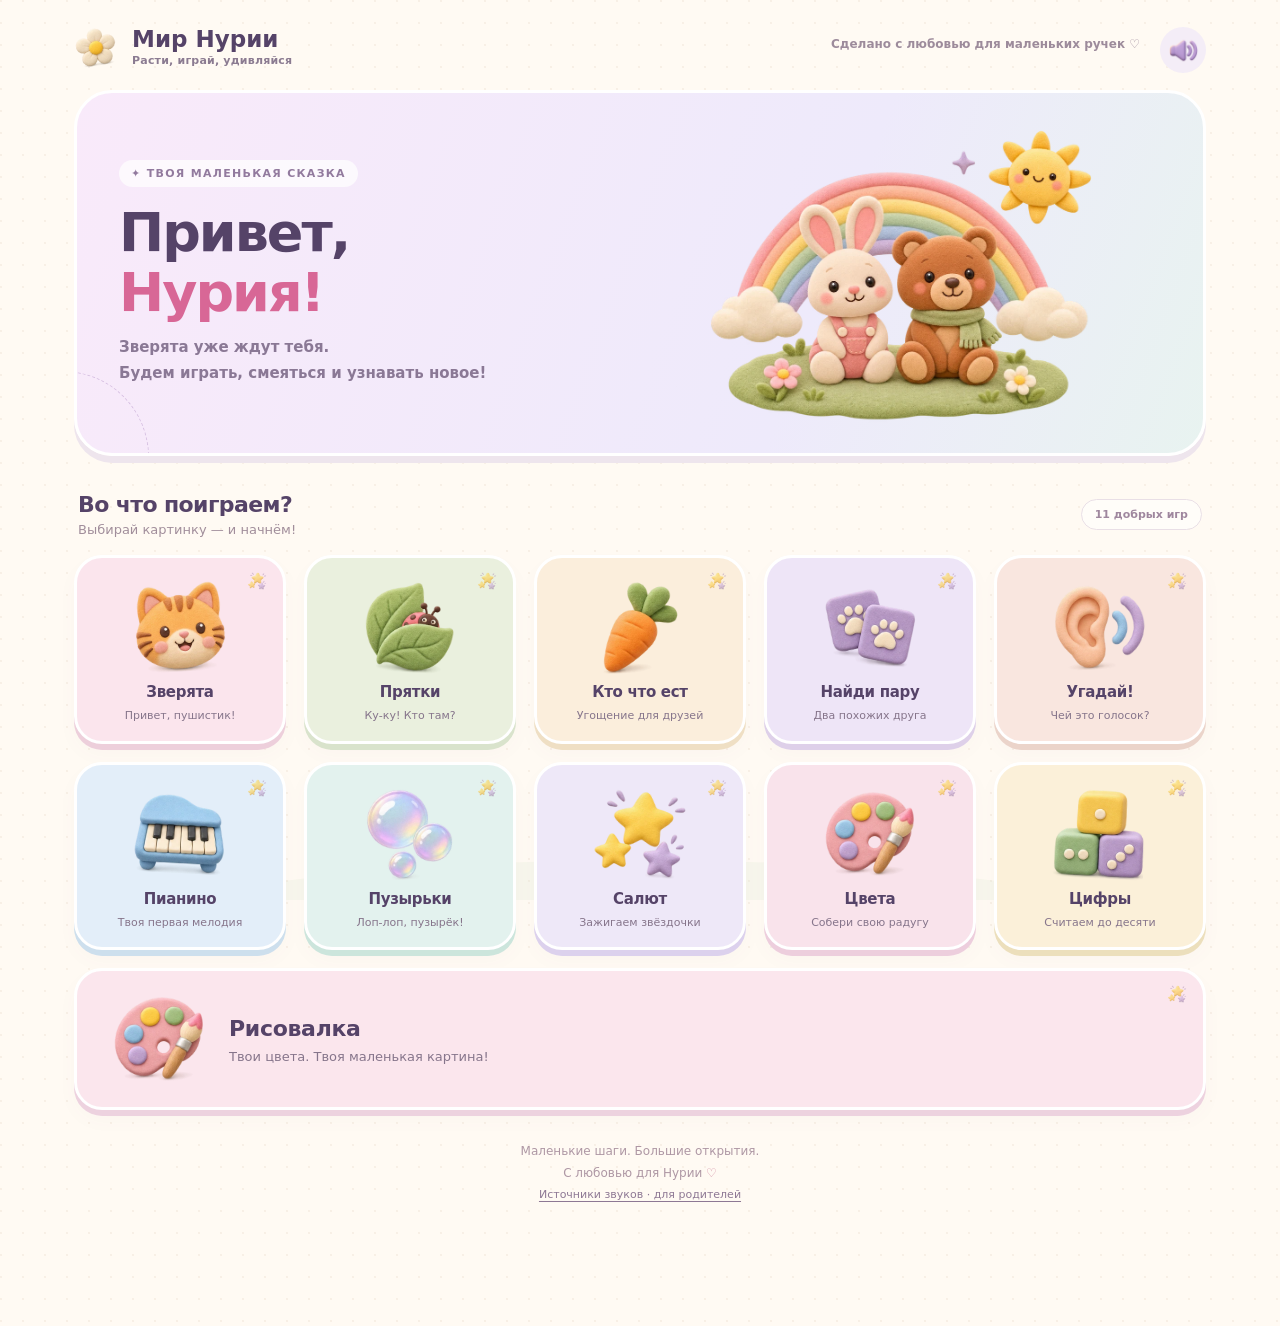
<file: index.html>
<!doctype html>
<html lang="ru">
<head>
<meta charset="utf-8">
<meta name="viewport" content="width=device-width, initial-scale=1, viewport-fit=cover">
<meta name="description" content="Маленький мир Нурии: одиннадцать добрых игр со зверятами, рисованием, цветами, музыкой и маленькими открытиями.">
<meta name="theme-color" content="#ffd9ec">
<meta name="apple-mobile-web-app-capable" content="yes">
<meta name="apple-mobile-web-app-status-bar-style" content="default">
<title>Нурия — игры и звуки</title>
<style>
  :root{ --ink:#4a3b6b; }
  *{box-sizing:border-box}
  html,body{height:100%}
  body{
    margin:0;
    min-height:100dvh;
    display:flex;
    flex-direction:column;
    overflow-x:hidden;
    font-family: ui-rounded, "SF Pro Rounded", "Nunito", "Segoe UI", system-ui, -apple-system, sans-serif;
    color:var(--ink);
    background: linear-gradient(180deg,#bfefff 0%, #dcf4ff 32%, #ffe6f4 70%, #fff7dd 100%);
    -webkit-tap-highlight-color: transparent;
    touch-action: manipulation;
    user-select: none;
    -webkit-user-select: none;
  }

  /* ================= фоновая сцена ================= */
  .scene{position:fixed; inset:0; z-index:0; pointer-events:none; overflow:hidden}
  .sun{
    position:absolute; top:-52px; right:-36px;
    font-size: clamp(88px, 13vw, 132px); line-height:1;
    filter: drop-shadow(0 0 44px rgba(255,214,120,.9));
    animation: sunPulse 6s ease-in-out infinite;
  }
  .cloud{position:absolute; font-size:70px; opacity:.9; animation: drift linear infinite}
  .cloud.c1{top:64px;  left:-20%; animation-duration:52s; animation-delay:-6s}
  .cloud.c2{top:160px; left:-30%; font-size:52px; animation-duration:68s; animation-delay:-30s; opacity:.75}
  .cloud.c3{top:26px;  left:-40%; font-size:44px; animation-duration:84s; animation-delay:-52s; opacity:.6}
  @keyframes drift{ from{transform:translateX(0)} to{transform:translateX(160vw)} }
  @keyframes sunPulse{
    0%,100%{transform:scale(1) rotate(0deg)}
    50%{transform:scale(1.05) rotate(6deg)}
  }
  .hill{
    position:absolute; left:-10vw; bottom:-9vw; width:120vw; height:30vw;
    background:linear-gradient(180deg,#bdf0a8,#8fdd83 60%,#7ccf72);
    border-radius:50% 50% 0 0 / 92% 92% 0 0;
    box-shadow: 0 -10px 30px rgba(120,200,120,.28);
  }
  .tulip{position:absolute; bottom:2.5vw; font-size:clamp(26px,5vw,44px); opacity:.95}
  .tulip.t1{left:6vw}
  .tulip.t2{left:24vw; bottom:1.6vw; font-size:clamp(20px,4vw,36px)}
  .tulip.t3{right:8vw}
  .tulip.t4{right:26vw; bottom:1.4vw; font-size:clamp(20px,4vw,34px)}

  /* ================= шапка ================= */
  header{position:relative; z-index:3; text-align:center; padding:12px 62px 0; flex:0 0 auto}
  h1{
    margin:0;
    font-size: clamp(24px, 6.2vw, 38px);
    letter-spacing:.4px;
    color:#5b3f8f;
    text-shadow: 0 3px 0 #fff, 0 8px 18px rgba(91,63,143,.22);
    transition: opacity .18s ease;
  }
  .sub{
    margin:6px 0 0;
    font-size: clamp(12px, 3.2vw, 15px);
    font-weight:700;
    color:#7d6aa6;
    text-shadow: 0 2px 0 rgba(255,255,255,.9), 0 0 18px rgba(255,255,255,.8);
    min-height:1.3em;
  }
  .roundbtn{
    position:absolute; left:8px; top:8px;
    width:46px; height:46px; border-radius:50%;
    border:none; background:rgba(255,255,255,.88);
    color:#7a5aa3; display:grid; place-items:center;
    box-shadow: 0 6px 14px rgba(120,90,160,.2), inset 0 0 0 2px rgba(255,255,255,.9);
    cursor:pointer; transition: transform .1s ease;
    -webkit-appearance:none;
  }
  .roundbtn:active{ transform: scale(.9) }
  .roundbtn[hidden]{ display:none }

  /* ================= экраны ================= */
  #screens{ position:relative; z-index:2; flex:1 1 auto; display:flex; width:100% }
  .screen{
    display:none;
    flex:1 1 auto;
    flex-direction:column;
    justify-content:center;
    width:100%;
    max-width:1040px;
    margin:0 auto;
    padding: 8px 16px 104px;
    animation: fadeIn .22s ease;
  }
  .screen.active{ display:flex }
  @keyframes fadeIn{ from{opacity:0; transform:translateY(6px)} to{opacity:1; transform:none} }

  /* ================= главный экран: плитки ================= */
  .tiles{
    display:grid;
    grid-template-columns: repeat(2, minmax(0,1fr));
    gap: clamp(8px, 1.3vh, 16px);
    width:100%; max-width:720px; margin:0 auto;
  }
  @media (min-width: 700px){
    .tiles{ grid-template-columns: repeat(5, minmax(0,1fr)); max-width:1020px }
  }
  .tile{
    position:relative;
    display:flex; flex-direction:column; align-items:center; justify-content:center;
    gap:2px;
    padding:10px 6px 10px;
    min-height: clamp(86px, 11.5vh, 148px);
    border:3px solid #fff;
    border-radius:30px;
    background: linear-gradient(165deg, var(--tint,#fff) 0%, #ffffff 66%);
    box-shadow: 0 10px 20px rgba(120,100,180,.16), inset 0 -5px 0 rgba(120,100,180,.05);
    font:inherit; color:inherit; cursor:pointer;
    transition: transform .12s ease;
    -webkit-appearance:none;
  }
  .tile:active{ transform: scale(.955) }
  .tile:focus-visible{ outline:4px solid #ffaed0; outline-offset:3px }
  .tile .em{ font-size: clamp(32px, 8vw, 60px); line-height:1; animation: bob 3.8s ease-in-out infinite; filter: drop-shadow(0 5px 6px rgba(120,90,160,.22)) }
  .tile:nth-child(2n) .em{ animation-delay:-1.3s }
  .tile:nth-child(3n) .em{ animation-delay:-2.4s }
  .tile .lbl{ margin-top:3px; font-weight:900; font-size: clamp(11px, 2.9vw, 14px); color:#6a5590; text-align:center; line-height:1.15 }

  @media (min-width: 700px){
    .tile{ min-height: clamp(120px, 16vh, 190px); border-radius:34px; padding:14px 8px }
    .tile .em{ font-size: clamp(50px, 5.8vw, 96px) }
    .tile .lbl{ font-size: clamp(13px, 1.6vw, 18px) }
  }

  /* ================= зверята ================= */
  .animal-grid{
    display:grid;
    grid-template-columns: repeat(3, minmax(0,1fr));
    gap: clamp(10px, 1.5vh, 16px);
    width:100%;
  }
  @media (min-width: 620px){ .animal-grid{ grid-template-columns: repeat(4, minmax(0,1fr)) } }
  .card{
    position:relative;
    display:flex; flex-direction:column; align-items:center; justify-content:center;
    gap:2px;
    padding:12px 6px 10px;
    min-height: clamp(96px, 12.5vh, 158px);
    border:3px solid #fff;
    border-radius:26px;
    background: linear-gradient(165deg, var(--tint,#fff) 0%, #fff 62%);
    box-shadow: 0 9px 18px rgba(120,100,180,.16), inset 0 -5px 0 rgba(120,100,180,.05);
    font: inherit; color: inherit; cursor:pointer;
    transition: transform .12s ease, box-shadow .25s ease;
    -webkit-appearance:none;
  }
  .card:active{ transform: scale(.955) }
  .card:focus-visible{ outline:4px solid #ffaed0; outline-offset:3px }
  .card .face{
    font-size: clamp(42px, 10.5vw, 76px);
    line-height:1;
    filter: drop-shadow(0 5px 6px rgba(120,90,160,.22));
    animation: bob 3.8s ease-in-out infinite;
    display:block;
  }
  .card .name{ font-size: clamp(11px, 2.9vw, 14px); font-weight:900; color:#6d5896 }
  .card:nth-child(3n) .face{ animation-delay:-1.1s }
  .card:nth-child(3n+1) .face{ animation-delay:-2.3s }
  .card:nth-child(4n) .face{ animation-delay:-1.7s }
  @keyframes bob{
    0%,100%{ transform: translateY(0) rotate(-2deg) }
    50%    { transform: translateY(-5px) rotate(2deg) }
  }

  .card.pop{ animation: cardPop .58s cubic-bezier(.34,1.56,.64,1) }
  .card.pop .face{ animation: faceWiggle .58s ease-in-out }
  @keyframes cardPop{
    0%  { transform: scale(1) }
    32% { transform: scale(1.1) rotate(-2deg) }
    62% { transform: scale(.97) rotate(1.5deg) }
    100%{ transform: scale(1) }
  }
  @keyframes faceWiggle{
    0%  { transform: scale(1) rotate(0deg) }
    25% { transform: scale(1.28) rotate(-10deg) }
    50% { transform: scale(1.16) rotate(9deg) }
    75% { transform: scale(1.06) rotate(-4deg) }
    100%{ transform: scale(1) rotate(0deg) }
  }

  .bubble-say{
    position:absolute; top:4px; left:50%;
    transform: translateX(-50%) scale(.6);
    opacity:0;
    padding:4px 10px;
    background:#fff; color:#8a4fa8;
    font-weight:900; font-size: clamp(12px, 3.2vw, 15px);
    border-radius:14px;
    box-shadow: 0 5px 12px rgba(120,90,160,.22);
    white-space:nowrap; pointer-events:none;
  }
  .card.pop .bubble-say{ animation: bubblePop 1s ease-out forwards }
  @keyframes bubblePop{
    0%  { opacity:0; transform: translateX(-50%) scale(.5) translateY(8px) }
    18% { opacity:1; transform: translateX(-50%) scale(1.1) translateY(-4px) }
    72% { opacity:1; transform: translateX(-50%) scale(1) translateY(-6px) }
    100%{ opacity:0; transform: translateX(-50%) scale(.9) translateY(-16px) }
  }

  /* ================= угадай по голосу ================= */
  .guess-wrap{ width:100%; max-width:760px; margin:0 auto }
  .listen{
    display:flex; align-items:center; gap:9px;
    margin:0 auto 16px; padding:11px 20px;
    border:none; border-radius:999px;
    background:#fff; color:#7a5aa3;
    font: inherit; font-weight:900; font-size: clamp(14px,3.6vw,17px);
    box-shadow: 0 8px 18px rgba(120,90,160,.2);
    cursor:pointer; transition: transform .1s ease;
    -webkit-appearance:none;
  }
  .listen:active{ transform: scale(.96) }
  .listen svg{ width:22px; height:22px }
  .options{
    display:grid;
    grid-template-columns: repeat(3, minmax(0,1fr));
    gap: clamp(10px,1.6vh,16px);
  }
  .opt{
    position:relative;
    display:flex; flex-direction:column; align-items:center; justify-content:center; gap:2px;
    padding:12px 6px;
    min-height: clamp(120px, 18vh, 200px);
    border:3px solid #fff; border-radius:28px;
    background: linear-gradient(165deg, var(--tint,#fff) 0%, #fff 64%);
    box-shadow: 0 10px 20px rgba(120,100,180,.16);
    font:inherit; color:inherit; cursor:pointer;
    transition: transform .12s ease, opacity .3s ease, box-shadow .3s ease;
    -webkit-appearance:none;
  }
  .opt:active{ transform: scale(.96) }
  .opt .oe{ font-size: clamp(46px, 11.5vw, 82px); line-height:1; filter: drop-shadow(0 5px 6px rgba(120,90,160,.2)) }
  .opt .on{ font-size: clamp(11px,2.9vw,14px); font-weight:900; color:#6d5896 }
  .opt.correct{ animation: happy .7s ease; box-shadow: 0 0 0 5px #ffd166, 0 14px 26px rgba(255,190,80,.4) }
  .opt.wrong{ animation: shake .45s ease }
  .opt.off{ opacity:.3; transform: scale(.94) }
  @keyframes happy{
    0%,100%{ transform: scale(1) }
    30%{ transform: scale(1.09) rotate(-3deg) }
    60%{ transform: scale(1.03) rotate(2deg) }
  }
  @keyframes shake{
    0%,100%{ transform: translateX(0) }
    25%{ transform: translateX(-7px) rotate(-2deg) }
    75%{ transform: translateX(7px) rotate(2deg) }
  }

  /* ================= пианино ================= */
  .piano{
    display:grid;
    grid-template-columns: repeat(4, minmax(0,1fr));
    gap: clamp(8px,1.2vh,14px);
    width:100%; max-width:820px; margin:0 auto;
  }
  @media (min-width: 760px){ .piano{ grid-template-columns: repeat(8, minmax(0,1fr)); max-width:none } }
  .key{
    position:relative;
    display:flex; flex-direction:column; align-items:center; justify-content:flex-end;
    gap:6px; padding:10px 4px 14px;
    min-height: clamp(88px, 15vh, 172px);
    border:3px solid #fff; border-radius:24px;
    background: linear-gradient(180deg, #fff 0%, var(--k,#ffd9e8) 100%);
    box-shadow: 0 9px 0 rgba(150,130,200,.22), 0 14px 20px rgba(120,100,180,.16);
    font:inherit; color:inherit; cursor:pointer;
    transition: transform .07s ease, box-shadow .07s ease;
    -webkit-appearance:none;
  }
  .key .ke{ font-size: clamp(28px, 7vw, 46px); line-height:1; filter: drop-shadow(0 3px 4px rgba(120,90,160,.2)) }
  .key .dot{ width:12px; height:12px; border-radius:50%; background:#fff; box-shadow: inset 0 2px 4px rgba(120,100,180,.28) }
  .key:active, .key.hit{
    transform: translateY(6px) scale(.985);
    box-shadow: 0 3px 0 rgba(150,130,200,.22), 0 6px 12px rgba(120,100,180,.14);
  }

  /* ================= прятки ================= */
  .hide-grid{
    display:grid;
    grid-template-columns: repeat(3, minmax(0,1fr));
    gap: clamp(10px,1.5vh,16px);
    width:100%; max-width:760px; margin:0 auto;
  }
  @media (min-width: 700px){ .hide-grid{ grid-template-columns: repeat(3, minmax(0,1fr)) } }
  .bush{
    position:relative; overflow:hidden;
    min-height: clamp(92px, 14vh, 160px);
    border:3px solid #fff; border-radius:26px;
    background: linear-gradient(165deg,#f2ffe9,#fff 68%);
    box-shadow: 0 9px 18px rgba(120,100,180,.16);
    font:inherit; color:inherit; cursor:pointer;
    display:grid; place-items:center;
    -webkit-appearance:none;
  }
  .bush .who{ font-size: clamp(38px, 9.5vw, 62px); line-height:1; transform: scale(.7); opacity:.25; transition: transform .3s ease, opacity .3s ease }
  .bush.open .who{ transform: scale(1); opacity:1; animation: peek .6s cubic-bezier(.34,1.56,.64,1) }
  @keyframes peek{
    0%{ transform: scale(.15) rotate(-14deg) }
    60%{ transform: scale(1.15) rotate(6deg) }
    100%{ transform: scale(1) rotate(0) }
  }
  .bush .cover{
    position:absolute; inset:-2px;
    display:grid; place-items:center;
    font-size: clamp(34px, 8.5vw, 54px);
    background: linear-gradient(165deg,#cdf3b6,#a3e488);
    box-shadow: inset 0 -6px 0 rgba(90,160,80,.18);
    transition: transform .45s cubic-bezier(.34,1.56,.64,1), opacity .35s ease;
  }
  .bush.open .cover{ transform: translateY(-112%) rotate(-6deg); opacity:0 }

  /* ================= пузырьки ================= */
  .bubble-area{
    position:relative;
    width:100%; max-width:860px; margin:0 auto;
    height: min(64vh, 600px);
    border-radius:34px;
    overflow:hidden;
    background: radial-gradient(120% 80% at 50% 110%, rgba(255,255,255,.5), rgba(150,200,255,.12) 60%, rgba(255,255,255,0) 100%);
    box-shadow: inset 0 0 0 3px rgba(255,255,255,.55);
  }
  .bubble{
    position:absolute;
    border-radius:50%;
    display:grid; place-items:center;
    background: radial-gradient(circle at 32% 26%, rgba(255,255,255,.98), rgba(255,255,255,.42) 42%, rgba(170,225,255,.6) 100%);
    box-shadow: inset 0 0 18px rgba(255,255,255,.95), 0 8px 20px rgba(110,150,220,.22);
    border:2px solid rgba(255,255,255,.9);
    cursor:pointer;
    will-change: transform;
    -webkit-appearance:none;
  }
  .bubble:active{ filter: brightness(1.08) }

  /* ================= салют ================= */
  .fw-area{
    position:relative;
    width:100%; max-width:900px; margin:0 auto;
    height: min(60vh, 540px);
    border-radius:34px;
    overflow:hidden;
    cursor:pointer;
    background: linear-gradient(180deg, rgba(180,215,255,.35), rgba(255,220,240,.35) 60%, rgba(255,247,221,.5));
    box-shadow: inset 0 0 0 3px rgba(255,255,255,.7);
    display:grid; align-content:start; justify-items:center;
    padding-top:14px;
  }
  .fw-area .hint{
    font-size: clamp(12px,3.1vw,15px);
    font-weight:900; color:#8a76b5;
    background: rgba(255,255,255,.7);
    padding:7px 14px; border-radius:999px;
    transition: opacity .4s ease;
    pointer-events:none;
  }
  .spark{
    position:fixed; border-radius:50%;
    pointer-events:none; z-index:65;
    animation-name: sparkFly;
    animation-timing-function: cubic-bezier(.12,.6,.35,1);
    animation-fill-mode: forwards;
  }
  @keyframes sparkFly{
    0%  { transform: translate(-50%,-50%) scale(1); opacity:1 }
    70% { opacity:.9 }
    100%{ transform: translate(calc(-50% + var(--tx)), calc(-50% + var(--ty) + 46px)) scale(.2); opacity:0 }
  }

  /* ================= частицы ================= */
  .bit{ position:fixed; left:0; top:0; z-index:60; pointer-events:none; line-height:1; will-change:transform,opacity }
  @keyframes bitUp{
    0%  { opacity:0; transform: translate(-50%,-50%) scale(.35) rotate(0deg) }
    18% { opacity:1 }
    100%{ opacity:0; transform: translate(calc(-50% + var(--dx,0px)), calc(-50% - 130px)) scale(1.3) rotate(var(--rot,14deg)) }
  }

  /* ================= нижняя панель ================= */
  .bar{
    position:fixed; z-index:6;
    left:50%; transform:translateX(-50%);
    bottom: max(12px, env(safe-area-inset-bottom));
    display:flex; align-items:center; gap:10px;
    padding:8px 10px 8px 16px;
    border-radius:999px;
    background: rgba(255,255,255,.72);
    backdrop-filter: blur(14px);
    -webkit-backdrop-filter: blur(14px);
    box-shadow: 0 12px 26px rgba(110,90,170,.22), inset 0 0 0 2px rgba(255,255,255,.9);
  }
  .count{ display:flex; align-items:center; gap:6px; font-weight:900; font-size:15px; color:#7a5aa3 }
  .iconbtn{
    width:44px; height:44px; border:none; border-radius:50%;
    background:#fff; color:#7a5aa3;
    display:grid; place-items:center;
    cursor:pointer;
    box-shadow: 0 4px 10px rgba(120,90,160,.18);
    transition: transform .1s ease;
    -webkit-appearance:none;
  }
  .iconbtn:active{ transform: scale(.88) }
  .iconbtn:focus-visible{ outline:4px solid #ffaed0; outline-offset:2px }
  .iconbtn svg{ width:22px; height:22px; display:block }
  .iconbtn .ic-off{ display:none }
  .iconbtn.off .ic-on{ display:none }
  .iconbtn.off .ic-off{ display:block }
  .iconbtn.off{ color:#b3a7c9 }


  /* ================= имя на главной ================= */
  .name-glow{
    color:#ff5f9e;
    text-shadow: 0 3px 0 #fff, 0 6px 0 #ffe3f0, 0 12px 20px rgba(255,110,170,.45);
    letter-spacing:1px;
  }

  /* ================= кто что ест ================= */
  .eat-wrap{ width:100%; max-width:860px; margin:0 auto; display:flex; flex-direction:column; align-items:center; gap: clamp(10px,1.8vh,20px) }
  .eat-animal{
    position:relative;
    display:flex; flex-direction:column; align-items:center; gap:2px;
    padding: 12px 36px 10px;
    background: rgba(255,255,255,.85);
    border:3px solid #fff; border-radius:32px;
    box-shadow: 0 12px 24px rgba(120,100,180,.18);
  }
  .eat-face{ font-size: clamp(58px, 15vw, 112px); line-height:1; animation: bob 3.4s ease-in-out infinite; filter: drop-shadow(0 6px 8px rgba(120,90,160,.22)) }
  .eat-name{ font-size: clamp(12px,3.3vw,16px); font-weight:900; color:#6d5896 }
  .eat-bubble{
    position:absolute; top:-4px; left:50%;
    transform: translateX(-50%) scale(.5);
    background:#fff; color:#8a4fa8; font-weight:900; font-size:15px;
    padding:4px 12px; border-radius:14px;
    box-shadow:0 5px 12px rgba(120,90,160,.22);
    opacity:0; pointer-events:none; white-space:nowrap;
  }
  .eat-animal.yum .eat-bubble{ animation: bubblePop 1.1s ease-out forwards }
  .eat-options{
    display:grid; grid-template-columns: repeat(3, minmax(0,1fr));
    gap: clamp(10px,1.6vh,18px); width:100%;
  }
  .eat-opt{
    display:flex; flex-direction:column; align-items:center; justify-content:center; gap:2px;
    padding:12px 6px; min-height: clamp(92px,14vh,168px);
    border:3px solid #fff; border-radius:26px;
    background: linear-gradient(165deg,#fff8e6,#fff 72%);
    box-shadow: 0 9px 18px rgba(120,100,180,.16);
    font:inherit; color:inherit; cursor:pointer;
    transition: transform .12s ease, opacity .3s ease;
    -webkit-appearance:none;
  }
  .eat-opt:active{ transform: scale(.96) }
  .eat-opt .ef{ font-size: clamp(38px, 9.5vw, 76px); line-height:1; filter: drop-shadow(0 4px 6px rgba(120,90,160,.18)) }
  .eat-opt .en{ font-size: clamp(10px,2.8vw,13px); font-weight:900; color:#6d5896 }
  .eat-opt.good{ animation: happy .7s ease; box-shadow: 0 0 0 5px #ffd166, 0 14px 26px rgba(255,190,80,.4) }
  .eat-opt.bad{ animation: shake .45s ease }

  /* ================= найди пару ================= */
  .mem-grid{
    display:grid; grid-template-columns: repeat(3, minmax(0,1fr));
    gap: clamp(10px,1.6vh,18px); width:100%; max-width:720px; margin:0 auto;
  }
  .mem-card{
    position:relative; display:grid; place-items:center;
    min-height: clamp(96px,15vh,170px);
    border:3px solid #fff; border-radius:26px;
    background: linear-gradient(165deg,#eef4ff,#fff 72%);
    box-shadow: 0 9px 18px rgba(120,100,180,.16);
    font:inherit; color:inherit; cursor:pointer;
    transition: transform .12s ease, box-shadow .3s ease, background .3s ease;
    -webkit-appearance:none;
  }
  .mem-card:active{ transform: scale(.96) }
  .mem-card > span{ grid-area:1/1; line-height:1; transition: opacity .22s ease, transform .32s cubic-bezier(.34,1.56,.64,1) }
  .mem-card .mem-back{ font-size: clamp(32px, 8.5vw, 56px); color:#b3a5d6; opacity:.8 }
  .mem-card .mem-face{ font-size: clamp(44px, 11vw, 82px); opacity:0; transform: scale(.35) rotate(-14deg) }
  .mem-card.open{ background:#fff }
  .mem-card.open .mem-back{ opacity:0; transform: scale(.35) }
  .mem-card.open .mem-face{ opacity:1; transform: scale(1) rotate(0deg) }
  .mem-card.matched{ box-shadow: 0 0 0 5px #ffd166, 0 14px 26px rgba(255,190,80,.35); background: linear-gradient(165deg,#fffbe8,#fff 72%) }

  /* ================= цвета ================= */
  .color-grid{
    display:grid; grid-template-columns: repeat(4, minmax(0,1fr));
    gap: clamp(10px,1.6vh,18px); width:100%; max-width:780px; margin:0 auto;
  }
  .color-card{
    display:flex; flex-direction:column; align-items:center; gap:6px;
    padding:12px 4px; border:3px solid #fff; border-radius:26px;
    background: rgba(255,255,255,.85);
    box-shadow: 0 9px 18px rgba(120,100,180,.16);
    font:inherit; color:inherit; cursor:pointer;
    transition: transform .12s ease;
    -webkit-appearance:none;
  }
  .color-card:active{ transform: scale(.93) }
  .color-dot{
    width: clamp(44px, 11vw, 80px); height: clamp(44px, 11vw, 80px);
    border-radius:50%;
    background: radial-gradient(circle at 32% 26%, rgba(255,255,255,.92), var(--c) 44%, var(--c) 100%);
    box-shadow: inset 0 -7px 14px rgba(0,0,0,.14), 0 6px 12px rgba(90,70,140,.18);
  }
  .color-card .cn{ font-size: clamp(9px, 2.4vw, 13px); font-weight:900; color:#6d5896 }
  .color-card.hit .color-dot{ animation: dotPop .6s ease }
  @keyframes dotPop{ 0%{transform:scale(1)} 40%{transform:scale(1.16)} 100%{transform:scale(1)} }

  /* ================= цифры ================= */
  .num-grid{
    display:grid; grid-template-columns: repeat(5, minmax(0,1fr));
    gap: clamp(8px,1.3vh,15px); width:100%; max-width:840px; margin:0 auto;
  }
  .num-card{
    display:flex; flex-direction:column; align-items:center; justify-content:center; gap:5px;
    padding:10px 4px; min-height: clamp(82px,12.5vh,142px);
    border:3px solid #fff; border-radius:22px;
    background: linear-gradient(165deg,#eef6ff,#fff 74%);
    box-shadow: 0 8px 16px rgba(120,100,180,.15);
    font:inherit; color:inherit; cursor:pointer;
    transition: transform .12s ease;
    -webkit-appearance:none;
  }
  .num-card:active{ transform: scale(.94) }
  .num-digit{ font-size: clamp(28px, 7.2vw, 54px); font-weight:900; color:#5b3f8f; line-height:1 }
  .num-dots{ display:flex; flex-wrap:wrap; justify-content:center; gap:3px; max-width:52px }
  .num-dots i{ width:7px; height:7px; border-radius:50%; background:#7fb0ff; display:block }
  .num-card.hit{ animation: happy .6s ease }

  @media (prefers-reduced-motion: reduce){
    *{ animation-duration:.001ms !important; animation-iteration-count:1 !important; transition-duration:.001ms !important }
  }
  /* Маленький мир Нурии — мягкая бумага, игрушки и сказочный сад */
  :root { --ink:#554368; --rose:#d75c88; --paper:#fffaf3; }
  body { background:radial-gradient(circle at 1px 1px,#d5bba52b 1px,transparent 1.5px) 0 0/22px 22px, #fffaf3; }
  .scene { opacity:.25; }
  .scene .sun,.scene .cloud,.scene .tulip { display:none; }
  .hill { background:#dfebd5; height:200px; bottom:-160px; box-shadow:none; }
  header { width:100%; max-width:1180px; margin:0 auto; padding:28px 72px 20px; min-height:104px; }
  h1 { font-size:30px; color:var(--ink); text-shadow:none; letter-spacing:-1px; }
  .sub { color:#8b7b91; font-size:14px; font-weight:600; text-shadow:none; }
  body[data-screen="home"] header { text-align:left; padding:26px 24px 20px 82px; min-height:90px; }
  body[data-screen="home"] header::before { content:'✿'; position:absolute; left:24px; top:25px; width:44px; height:44px; display:grid; place-items:center; color:#fff; background:#e994b0; border-radius:16px; font-size:36px; transform:rotate(-9deg); }
  body[data-screen="home"] h1 { font-size:23px; letter-spacing:-.7px; }
  body[data-screen="home"] .sub { margin-top:2px; font-size:11px; letter-spacing:.2px; }
  .name-glow { color:var(--ink); text-shadow:none; letter-spacing:0; }
  .header-note { display:none; }
  body[data-screen="home"] .header-note { display:block; position:absolute; right:26px; top:37px; color:#9d8b9b; font-size:12px; font-weight:650; }
  .roundbtn { top:28px; left:24px; background:white; box-shadow:0 4px 0 #e9deeb; }
  #screens { flex:1; }
  .screen { max-width:1180px; padding:20px 24px 120px; justify-content:flex-start; }
  .screen:not(#scr-home) { padding-top:30px; }
  #scr-home { padding-top:0; }
  .welcome { position:relative; display:grid; grid-template-columns:1fr 1fr; align-items:center; min-height:300px; padding:30px 42px; border:3px solid white; border-radius:38px; background:#f4eafb; background:linear-gradient(110deg,#f9eafa,#eeeafb 65%,#e8f3f0); overflow:hidden; box-shadow:0 7px 0 #eee5ed; }
  .welcome::after { content:''; width:170px; height:170px; border:1px dashed #d8c2e3; border-radius:50%; position:absolute; left:-100px; bottom:-90px; }
  .welcome-copy { position:relative; z-index:1; }
  .eyebrow { display:inline-block; padding:7px 12px; border-radius:30px; background:#ffffffb8; color:#927a9e; font-size:11px; font-weight:800; letter-spacing:1.3px; }
  .welcome h2 { font-size:clamp(34px,4.4vw,54px); font-weight:850; letter-spacing:-2px; line-height:1.12; margin:16px 0 12px; }
  .welcome h2 span { color:#d86796; }
  .welcome p { color:#8a7895; font-size:15px; font-weight:550; line-height:1.7; margin:0; }
  .welcome-art { width:100%; height:270px; overflow:visible; }
  .art-float { animation: gentleFloat 6s ease-in-out infinite; transform-origin:center; }
  @keyframes gentleFloat { 50% { transform:translateY(-5px) rotate(1deg); } }
  .play-heading { display:flex; align-items:center; justify-content:space-between; margin:36px 4px 18px; gap:12px; }
  .play-heading h2 { font-size:22px; letter-spacing:-.6px; margin:0; }
  .play-heading p { margin:5px 0 0; color:#a18e9b; font-size:13px; }
  .game-count { white-space:nowrap; font-size:11px; font-weight:750; color:#9f879e; padding:8px 13px; border-radius:20px; border:1px solid #e9dfe6; background:#fffdf9; }
  .tiles { grid-template-columns:repeat(5,minmax(0,1fr)); max-width:none; gap:18px; }
  .tile { --accent:#bc7790; min-height:188px; padding:19px 12px 17px; border:3px solid white; border-radius:28px; background:var(--tint); box-shadow:0 6px 0 var(--edge,#ead9e0),0 10px 20px #80628308; transition:transform .2s ease,box-shadow .2s ease; overflow:visible; }
  .tile::before { content:'✦'; position:absolute; top:13px; right:16px; font-size:17px; color:var(--accent); opacity:.45; }
  .tile .em { display:grid; place-items:center; width:83px; height:83px; border-radius:29px; background:#ffffff78; font-size:52px; animation:none; filter:none; transform:rotate(-5deg); box-shadow:inset 0 2px 0 #fff9; margin-bottom:8px; transition:transform .25s ease; }
  .tile:nth-child(even) .em { transform:rotate(5deg); }
  .tile .lbl { color:var(--ink); font-size:15px; font-weight:850; letter-spacing:-.3px; margin:4px 0 0; }
  .tile .tile-sub { color:#86758b; font-size:11px; margin-top:6px; line-height:1.3; }
  .tile .tile-go { display:none; }
  @media (hover:hover) { .tile:hover { transform:translateY(-5px); box-shadow:0 10px 0 var(--edge,#ead9e0),0 17px 24px #80628312; } .tile:hover .em { transform:rotate(0) scale(1.08); } }
  .tile:active { transform:translateY(4px) scale(.98); box-shadow:0 2px 0 var(--edge,#ead9e0); }
  .home-footer { margin:31px 0 0; text-align:center; color:#ae97a4; font-size:12px; line-height:1.8; }
  .home-footer span { color:#d18ca2; }
  .bar { background:#fffdf8ed; border:1px solid white; box-shadow:0 5px 24px #87697d20,0 2px 0 #e9dce6; padding:7px 9px 7px 17px; gap:12px; bottom:max(16px,env(safe-area-inset-bottom)); }
  .count { font-size:15px; color:#ad7890; padding-right:6px; }
  .iconbtn { color:#9b82b0; background:#f4edf7; box-shadow:none; width:46px; height:46px; }
  button:focus-visible { outline:3px solid #ae80bd; outline-offset:5px; }
  .card,.bush,.opt,.mem-card,.eat-opt,.color-card,.num-card { border-radius:28px; border:3px solid white; box-shadow:0 6px 0 #e9dfea,0 12px 24px #9d7e9e0b; }
  .card { min-height:170px; background:linear-gradient(160deg,var(--tint),#fffcfa); }
  .card .name { font-size:15px; margin-top:10px; }
  .card .face { animation:none; }
  .animal-grid { gap:20px; }
  .eat-animal { border-radius:38px; background:#fff6e8; box-shadow:0 6px 0 #eee2d2; padding:22px 50px; }
  .eat-wrap { gap:30px; }
  .eat-opt { min-height:165px; background:#fff7e9; }
  .eat-name { margin-top:10px; }
  .mem-card { min-height:180px; background:repeating-linear-gradient(45deg,#f3eafa,#f3eafa 12px,#f7effb 12px,#f7effb 24px); }
  .mem-card .mem-back { opacity:.55; transform:rotate(-12deg); }
  .color-card { padding:24px 8px 20px; background:#fffdfb; }
  .color-dot { width:86px; height:86px; }
  .color-card .cn { font-size:14px; margin-top:8px; }
  .num-card { background:#edf3fc; min-height:165px; gap:16px; }
  .num-card:nth-child(3n) { background:#f9e9ee; }
  .num-card:nth-child(3n + 1) { background:#f6efda; }
  .num-digit { color:#8571a6; font-size:52px; }
  .num-dots i { background:#ad96cd; }
  .listen { box-shadow:0 5px 0 #e8d7ee; background:#f4e8fa; }
  .bubble-area { background:linear-gradient(160deg,#e5f4f7,#f3ebfa); border:3px solid white; border-radius:36px; box-shadow:0 6px 0 #dfe8ed; }
  .fw-area { height:min(65vh,600px); background:radial-gradient(ellipse at bottom,#776b9e,#383554); border:3px solid white; box-shadow:0 6px 0 #d9d0e4; }
  .fw-area .hint { color:#f9efff; background:#ffffff18; }
  @media (max-width:900px) and (min-width:601px) { .tiles { gap:13px; } .tile { min-height:170px; padding:16px 5px; } .tile .em { width:68px; height:68px; font-size:43px; border-radius:23px; } .tile .lbl { font-size:12px; } .tile .tile-sub { font-size:10px; } .welcome { padding:26px; } }
  @media (max-width:600px) {
    header { padding:24px 60px 14px; min-height:105px; } h1 { font-size:25px; } .sub { font-size:12px; line-height:1.5; }
    body[data-screen="home"] header { padding:21px 16px 17px 68px; min-height:79px; } body[data-screen="home"] header::before { left:18px; top:20px; width:37px; height:37px; font-size:30px; border-radius:13px; } body[data-screen="home"] h1 { font-size:20px; } body[data-screen="home"] .header-note { display:none; } body[data-screen="home"] .sub { font-size:10px; }
    .roundbtn { left:16px; top:23px; width:42px; height:42px; }
    .screen { padding:12px 17px 110px; } .screen:not(#scr-home) { padding-top:16px; }
    .welcome { grid-template-columns:1fr; padding:24px 25px 0; border-radius:30px; min-height:0; text-align:center; }
    .eyebrow { font-size:9px; padding:6px 10px; }
    .welcome h2 { font-size:36px; margin:11px 0 9px; letter-spacing:-1.5px; }
    .welcome h2 br { display:none; } .welcome p { font-size:12px; line-height:1.6; }
    .welcome-art { height:170px; margin:2px auto -3px; max-width:330px; }
    .play-heading { margin:28px 2px 16px; } .play-heading h2 { font-size:20px; } .play-heading p { font-size:11px; } .game-count { font-size:10px; padding:6px 9px; }
    .tiles { grid-template-columns:repeat(2,minmax(0,1fr)); gap:17px 14px; }
    .tile { min-height:164px; padding:15px 8px 17px; border-radius:25px; }
    .tile .em { width:73px; height:73px; font-size:46px; border-radius:25px; margin-bottom:6px; }
    .tile .lbl { font-size:14px; } .tile .tile-sub { font-size:10px; margin-top:5px; }
    .home-footer { margin-top:27px; font-size:11px; }
    .animal-grid { gap:14px 10px; } .card { min-height:126px; padding:15px 4px; border-radius:22px; } .card .name { font-size:12px; margin-top:7px; } .card .face { font-size:45px; }
    .eat-animal { padding:20px 35px; } .eat-opt { min-height:125px; border-radius:22px; } .eat-opt .ef { font-size:40px; } .eat-options { gap:10px; } .eat-wrap { gap:24px; }
    .mem-card { min-height:140px; border-radius:23px; }
    .color-grid { grid-template-columns:repeat(2,minmax(0,1fr)); gap:15px; } .color-card { padding:17px 6px; border-radius:25px; } .color-dot { width:65px; height:65px; } .color-card .cn { font-size:13px; }
    .num-grid { gap:14px; grid-template-columns:repeat(2,minmax(0,1fr)); } .num-card { min-height:135px; gap:12px; } .num-digit { font-size:43px; }
  }
  body[data-screen="home"] .bar { position:absolute; top:27px; bottom:auto; right:max(24px,calc((100vw - 1132px)/2)); left:auto; transform:none; background:transparent; box-shadow:none; border:0; padding:0; }
  body[data-screen="home"] .bar .count,body[data-screen="home"] #fullBtn { display:none; }
  body[data-screen="home"] .header-note { right:90px; }
  @media (max-width:600px) { body[data-screen="home"] .bar { top:19px; right:18px; } body[data-screen="home"] .bar .iconbtn { width:40px; height:40px; } }
  @media (prefers-reduced-motion:reduce) { *,*::before,*::after { animation:none!important; transition:none!important; scroll-behavior:auto!important; } }

  /* Generated image assets: consistent in menus, cards, matches and bubbles. */
  .art-img { display:block; width:100%; height:100%; object-fit:contain; pointer-events:none; user-select:none; }
  .welcome-art { object-fit:contain; height:300px; }
  body[data-screen="home"] header::before { content:''; background:transparent url('assets/images/games-flower.webp') center/contain no-repeat; transform:rotate(-9deg); }
  .tile .em { width:100px; height:100px; background:transparent; box-shadow:none; transform:rotate(-3deg); margin-bottom:1px; }
  .tile:nth-child(even) .em { transform:rotate(3deg); }
  .tile::before { content:''; width:20px; height:20px; background:url('assets/images/games-fireworks.webp') center/contain no-repeat; opacity:.65; }
  .control-art { object-fit:contain; pointer-events:none; width:31px; height:31px; }
  .heart-art { object-fit:contain; width:27px; height:27px; }
  .card .face { width:110px; height:110px; filter:none; }
  .card .name { margin-top:3px; }
  .bush .who,.bush .cover { width:110px; height:110px; display:block; filter:none; }
  .opt .oe { display:block; width:125px; height:125px; margin:0 auto; filter:none; }
  .bubble { padding:8px; }
  .eat-face { display:block; width:135px; height:135px; filter:none; }
  .eat-opt .ef { display:block; width:105px; height:105px; filter:none; }
  .mem-card .mem-back,.mem-card .mem-face { display:block; width:120px; height:120px; }
  .mem-card .mem-back { width:75px; height:75px; opacity:.8; }
  .home-footer a { color:#8e7894; text-underline-offset:3px; font-size:11px; }
  .sound-status { position:fixed; bottom:95px; left:50%; transform:translateX(-50%); z-index:50; max-width:90vw; padding:10px 16px; border-radius:16px; background:#fff8ec; color:#7c6485; box-shadow:0 3px 15px #77608020; font-size:13px; text-align:center; }
  .sound-status:empty { display:none; }
  @media(max-width:900px) and (min-width:601px) { .tile .em { width:80px; height:80px; } }
  @media(max-width:600px) {
    .welcome-art { height:195px; max-width:340px; margin-top:5px; }
    .tile .em { width:90px; height:90px; }
    .card .face { width:76px; height:76px; } .card .name { margin-top:3px; }
    .bush .who,.bush .cover { width:85px; height:85px; }
    .opt .oe { width:80px; height:80px; }
    .eat-face { width:115px; height:115px; }
    .eat-opt .ef { width:78px; height:78px; }
    .mem-card .mem-face { width:90px; height:90px; }
    .mem-card .mem-back { width:60px; height:60px; }
  }
  .key .ke { display:block; width:65px; height:65px; max-width:100%; filter:none; }
  .bush .cover { inset:0; width:auto; height:auto; display:grid; place-items:center; background:linear-gradient(155deg,#edf4df,#ddebcf); }
  .bush .cover .art-img { width:110px; height:110px; }
  @media(max-width:600px) { .key .ke { width:58px; height:58px; } .bush .cover .art-img { width:85px; height:85px; } }
</style>
<link rel="stylesheet" href="assets/drawing.css">
</head>
<body>

<div class="scene" aria-hidden="true"><div class="hill"></div></div>

<header>
  <button class="roundbtn" id="backBtn" type="button" aria-label="Назад" title="Назад" hidden><img class="control-art" src="assets/images/ui-back.webp" alt="" width="30" height="30">
  </button>
  <h1 id="title">Мир Нурии</h1>
  <p class="sub" id="subtitle">Расти, играй, удивляйся</p>
  <span class="header-note">Сделано с любовью для маленьких ручек ♡</span>
</header>

<main id="screens">
  <section class="screen active" id="scr-home" aria-label="Игры">
    <div class="welcome">
      <div class="welcome-copy">
        <span class="eyebrow">✦ ТВОЯ МАЛЕНЬКАЯ СКАЗКА</span>
        <h2>Привет,<br> <span>Нурия!</span></h2>
        <p>Зверята уже ждут тебя.<br>Будем играть, смеяться и узнавать новое!</p>
      </div>
      <img class="welcome-art" src="assets/images/welcome.webp" width="1000" height="667" alt="Зайка и мишка под мягкой радугой" fetchpriority="high">
    </div>
    <div class="play-heading"><div><h2>Во что поиграем?</h2><p>Выбирай картинку — и начнём!</p></div><span class="game-count">11 добрых игр</span></div>
    <div class="tiles" id="tiles"></div>
    <p class="home-footer">Маленькие шаги. Большие открытия.<br>С любовью для Нурии <span>♡</span><br><a href="credits.html">Источники звуков · для родителей</a></p>
  </section>

  <section class="screen" id="scr-animals" aria-label="Зверята">
    <div class="animal-grid" id="animalGrid"></div>
  </section>

  <section class="screen" id="scr-guess" aria-label="Угадай по голосу">
    <div class="guess-wrap">
      <button class="listen" id="listenBtn" type="button"><img class="control-art" src="assets/images/ui-sound.webp" alt="" width="30" height="30">
        Послушать ещё раз
      </button>
      <div class="options" id="guessOptions"></div>
    </div>
  </section>

  <section class="screen" id="scr-piano" aria-label="Пианино">
    <div class="piano" id="piano"></div>
  </section>

  <section class="screen" id="scr-hide" aria-label="Прятки">
    <div class="hide-grid" id="hideGrid"></div>
  </section>

  <section class="screen" id="scr-bubbles" aria-label="Пузырьки">
    <div class="bubble-area" id="bubbleArea"></div>
  </section>

  <section class="screen" id="scr-fireworks" aria-label="Салют">
    <div class="fw-area" id="fwArea">
      <div class="hint" id="fwHint">Нажимай на небо — будет салют!</div>
    </div>
  </section>

  <section class="screen" id="scr-eat" aria-label="Кто что ест">
    <div class="eat-wrap">
      <div class="eat-animal" id="eatAnimal">
        <span class="eat-bubble" aria-hidden="true">Ням!</span>
        <span class="eat-face" id="eatFace"><img class="art-img" src="assets/images/animals-rabbit.webp" alt=""></span>
        <span class="eat-name" id="eatName">Кролик хочет кушать</span>
      </div>
      <div class="eat-options" id="eatOptions"></div>
    </div>
  </section>

  <section class="screen" id="scr-memory" aria-label="Найди пару">
    <div class="mem-grid" id="memGrid"></div>
  </section>

  <section class="screen" id="scr-colors" aria-label="Цвета">
    <div class="color-grid" id="colorGrid"></div>
  </section>

  <section class="screen" id="scr-numbers" aria-label="Цифры">
    <div class="num-grid" id="numGrid"></div>
  </section>
  <section class="screen" id="scr-drawing" aria-label="Рисовалка">
    <div class="drawing-room">
      <div class="draw-tools">
        <div class="draw-tool-heading"><span>Выбери цвет</span><span id="drawColorName">Розовый</span></div>
        <div class="draw-palette" id="drawPalette" role="group" aria-label="Цвет кисточки"></div>
        <div class="draw-brush-row">
          <span>Кисточка</span>
          <div class="draw-sizes" id="drawSizes" role="group" aria-label="Размер кисточки"></div>
          <span class="draw-size-name" id="drawSizeName">Средняя</span>
        </div>
      </div>
      <div class="draw-paper">
        <canvas id="drawCanvas" width="1200" height="900" role="img" aria-label="Лист для рисования пальчиком или мышью">Для рисования нужен браузер с поддержкой Canvas.</canvas>
        <div class="draw-hint" id="drawHint" aria-hidden="true"><img src="assets/images/games-colors.webp" alt="" width="70" height="70"><span>Здесь живёт твоя фантазия!</span><small>Проведи пальчиком по листу</small></div>
      </div>
      <div class="draw-actions">
        <button type="button" id="drawUndo" disabled><span aria-hidden="true">↶</span> Назад на штрих</button>
        <button type="button" id="drawClear" disabled>Чистый лист</button>
      </div>
      <p class="draw-note" id="drawNote" role="status">Рисунок остаётся здесь, пока ты играешь.</p>
    </div>
    <dialog class="draw-dialog" id="drawClearDialog" aria-labelledby="drawClearTitle" aria-describedby="drawClearDescription">
      <h2 id="drawClearTitle">Начнём новый рисунок?</h2>
      <p id="drawClearDescription">Этот лист станет чистым.</p>
      <div><button type="button" id="drawKeep" autofocus>Оставить рисунок</button><button type="button" id="drawConfirm">Да, очистить</button></div>
    </dialog>
  </section>
</main>

<div class="bar">
  <div class="count" aria-live="polite"><img class="heart-art" src="assets/images/games-heart.webp" alt="Сердечки" width="26" height="26"> <span class="num" id="count">0</span></div>
  <button class="iconbtn" id="muteBtn" type="button" aria-pressed="false" aria-label="Выключить звук" title="Звук">
    <img class="ic-on control-art" src="assets/images/ui-sound.webp" alt="" width="30" height="30">
    <img class="ic-off control-art" src="assets/images/ui-muted.webp" alt="" width="30" height="30">
  </button>
  <button class="iconbtn" id="fullBtn" type="button" aria-label="Во весь экран" title="Во весь экран"><img class="control-art" src="assets/images/ui-fullscreen.webp" alt="" width="30" height="30">
  </button>
</div>

<div class="sound-status" id="soundStatus" role="status" aria-live="polite"></div>
<script src="assets/drawing.js"></script>
<script>
(function () {
  'use strict';

  /* ============================================================
     ЗВУК — записи животных и музыкальные эффекты
     ============================================================ */
  var ctx = null, bus = null, noiseBuf = null;
  var muted = false;

  function audio() {
    if (!ctx) {
      var AC = window.AudioContext || window.webkitAudioContext;
      if (!AC) return null;
      ctx = new AC();
      bus = ctx.createGain();
      bus.gain.value = 0.85;
      var comp = ctx.createDynamicsCompressor();
      comp.threshold.value = -16;
      comp.knee.value = 22;
      comp.ratio.value = 5;
      comp.attack.value = 0.004;
      comp.release.value = 0.25;
      bus.connect(comp);
      comp.connect(ctx.destination);
    }
    if (ctx.state === 'suspended') ctx.resume().catch(function () {});
    return ctx;
  }

  function getNoise(c) {
    if (!noiseBuf) {
      var len = Math.floor(c.sampleRate * 1.2);
      noiseBuf = c.createBuffer(1, len, c.sampleRate);
      var d = noiseBuf.getChannelData(0);
      for (var i = 0; i < len; i++) d[i] = Math.random() * 2 - 1;
    }
    return noiseBuf;
  }

  function tone(o) {
    if (muted) return;
    var c = audio(); if (!c) return;
    o = o || {};
    var f     = Math.max(30, o.f || 440);
    var to    = o.to ? Math.max(30, o.to) : 0;
    var d     = o.d || 0.22;
    var vol   = o.vol == null ? 0.2 : o.vol;
    var delay = o.delay || 0;
    var t0    = c.currentTime + delay;

    var osc = c.createOscillator();
    osc.type = o.type || 'sine';
    osc.frequency.setValueAtTime(f, t0);
    if (to) osc.frequency.exponentialRampToValueAtTime(to, t0 + d);

    var node = osc;
    if (o.filter) {
      var bq = c.createBiquadFilter();
      bq.type = o.filter;
      bq.frequency.value = o.ff || 1200;
      bq.Q.value = o.q == null ? 0.9 : o.q;
      node.connect(bq);
      node = bq;
    }

    if (o.am) {
      var amGain = c.createGain();
      amGain.gain.value = 1;
      node.connect(amGain);
      node = amGain;
      var amLfo = c.createOscillator();
      amLfo.frequency.value = o.am;
      var amDepth = c.createGain();
      amDepth.gain.value = o.amDepth == null ? 0.6 : o.amDepth;
      amLfo.connect(amDepth);
      amDepth.connect(amGain.gain);
      amLfo.start(t0);
      amLfo.stop(t0 + d + 0.06);
    }

    var g = c.createGain();
    g.gain.setValueAtTime(0.0001, t0);
    g.gain.exponentialRampToValueAtTime(vol, t0 + (o.attack || 0.012));
    g.gain.exponentialRampToValueAtTime(0.0001, t0 + d);
    node.connect(g);
    g.connect(bus);

    if (o.vib) {
      var lfo = c.createOscillator();
      lfo.frequency.value = o.vib;
      var lg = c.createGain();
      lg.gain.value = o.vibDepth || 8;
      lfo.connect(lg);
      lg.connect(osc.frequency);
      lfo.start(t0);
      lfo.stop(t0 + d + 0.06);
    }

    osc.start(t0);
    osc.stop(t0 + d + 0.08);
  }

  function hiss(o) {
    if (muted) return;
    var c = audio(); if (!c) return;
    o = o || {};
    var d = o.d || 0.18;
    var t0 = c.currentTime + (o.delay || 0);

    var src = c.createBufferSource();
    src.buffer = getNoise(c);
    src.loop = true;

    var bq = c.createBiquadFilter();
    bq.type = o.filter || 'lowpass';
    bq.frequency.setValueAtTime(o.ff || 900, t0);
    if (o.to) bq.frequency.exponentialRampToValueAtTime(Math.max(60, o.to), t0 + d);
    bq.Q.value = o.q == null ? 0.9 : o.q;

    var g = c.createGain();
    g.gain.setValueAtTime(0.0001, t0);
    g.gain.exponentialRampToValueAtTime(o.vol == null ? 0.12 : o.vol, t0 + 0.012);
    g.gain.exponentialRampToValueAtTime(0.0001, t0 + d);

    src.connect(bq); bq.connect(g); g.connect(bus);
    src.start(t0);
    src.stop(t0 + d + 0.06);
  }

  var VOICES = {
    /* Musical UI effects only. Animal voices are licensed recordings. */
    sparkle: function () {
      var notes = [1046.5, 1318.5, 1568, 2093];
      for (var i = 0; i < notes.length; i++) {
        tone({ f: notes[i], d: 0.28, type:'triangle', vol:0.10, delay: i*0.075, attack:0.004 });
      }
    },
    pop: function (p) {
      var base = 480 + Math.random() * 260;
      tone({ f: base*1.6, to: base*0.5, d:0.09, type:'sine', vol:0.2, attack:0.003 });
      hiss({ d:0.05, vol:0.05, ff:2600, filter:'bandpass', q:1.4 });
      tone({ f: base*2.6, to: base*2.1, d:0.15, type:'triangle', vol:0.05, delay:0.03 });
    },
    soft: function () {
      tone({ f:330, to:250, d:0.16, type:'sine', vol:0.09, attack:0.02 });
      tone({ f:250, to:200, d:0.22, type:'sine', vol:0.07, delay:0.13, attack:0.02 });
    },
    boom: function () {
      hiss({ d:0.3, vol:0.2, ff:420, to:70, filter:'lowpass', q:1.1 });
      tone({ f:120, to:48, d:0.35, type:'sine', vol:0.22, attack:0.005 });
    },
    note: function (f) {
      tone({ f: f,     d:0.5,  type:'triangle', vol:0.17, attack:0.004, filter:'lowpass', ff:3600 });
      tone({ f: f*2,   d:0.3,  type:'sine',     vol:0.055, attack:0.003 });
      tone({ f: f*3.02,d:0.18, type:'sine',     vol:0.02,  attack:0.002 });
    },
    chomp: function () {
      hiss({ d:0.08, vol:0.13, ff:1300, filter:'bandpass', q:1.3 });
      tone({ f:190, to:120, d:0.09, type:'triangle', vol:0.10 });
      hiss({ d:0.08, vol:0.11, ff:1100, filter:'bandpass', q:1.3, delay:0.16 });
      tone({ f:175, to:105, d:0.09, type:'triangle', vol:0.09, delay:0.16 });
    },
    flip: function () {
      tone({ f:620, to:940, d:0.07, type:'sine', vol:0.09, attack:0.004 });
      hiss({ d:0.04, vol:0.03, ff:2200, filter:'bandpass', q:1.2 });
    },
    beep: function (f) {
      var base = Math.max(160, Math.min(1600, f || 660));
      tone({ f: base, d:0.13, type:'sine', vol:0.10, attack:0.005 });
      tone({ f: base * 2, d:0.08, type:'sine', vol:0.03, attack:0.003 });
    }
  };

  /* Real recordings, not oscillator imitations. IDs also select illustrations. */
  var ANIMAL_AUDIO = {};
  ['cat','dog','rabbit','bear','panda','fox','frog','pig','cow','sheep','duck','penguin'].forEach(function (id) {
    ANIMAL_AUDIO[id] = 'assets/audio/' + id + '.mp3';
  });
  var soundBuffers = {}, activeAnimal = null, soundRequest = 0, filePlayer = null;
  var screenEpoch = 0, soundNoticeTimer = null;
  function onScreen(fn, delay) {
    var epoch = screenEpoch;
    return setTimeout(function () { if (epoch === screenEpoch) fn(); }, delay);
  }
  function stopAnimalSound() {
    soundRequest++;
    if (activeAnimal) { try { activeAnimal.stop(); } catch (e) {} activeAnimal = null; }
    if (filePlayer) { filePlayer.pause(); filePlayer.currentTime = 0; }
  }
  function soundNotice(text) {
    var el = document.getElementById('soundStatus');
    clearTimeout(soundNoticeTimer);
    el.textContent = text;
    if (text) soundNoticeTimer = setTimeout(function () { el.textContent = ''; }, 4000);
  }
  function loadAnimalSound(id) {
    if (soundBuffers[id]) return soundBuffers[id];
    var c = audio();
    if (!c) return Promise.reject(new Error('AudioContext unavailable'));
    soundBuffers[id] = fetch(ANIMAL_AUDIO[id]).then(function (response) {
      if (!response.ok) throw new Error('Audio HTTP ' + response.status);
      return response.arrayBuffer();
    }).then(function (bytes) { return c.decodeAudioData(bytes); }).catch(function (error) {
      delete soundBuffers[id];
      throw error;
    });
    return soundBuffers[id];
  }
  function preloadAnimalSounds() {
    if (location.protocol === 'file:') return;
    Object.keys(ANIMAL_AUDIO).forEach(function (id) { loadAnimalSound(id).catch(function () {}); });
  }
  function playAnimalSound(id) {
    stopAnimalSound();
    if (muted) return;
    hush();
    var request = soundRequest;
    soundNotice('');
    // Local folder copies can play MP3 without file:// fetch permissions.
    if (location.protocol === 'file:') {
      if (!filePlayer) filePlayer = new Audio();
      filePlayer.src = ANIMAL_AUDIO[id];
      filePlayer.volume = 0.85;
      filePlayer.playbackRate = 1;
      var playing = filePlayer.play();
      if (playing) playing.catch(function () { if (request === soundRequest) soundNotice('Нажми на зверюшку ещё раз, чтобы включить звук'); });
      return;
    }
    var c = audio();
    loadAnimalSound(id).then(function (buffer) {
      if (muted || request !== soundRequest || !c) return;
      var source = c.createBufferSource();
      source.buffer = buffer;
      source.playbackRate.value = 1;
      source.connect(bus);
      activeAnimal = source;
      source.onended = function () { if (activeAnimal === source) activeAnimal = null; };
      source.start();
    }).catch(function () {
      if (request === soundRequest && !muted) soundNotice('Звук пока не загрузился. Нажми ещё раз');
    });
  }
  function play(voice, p) {
    if (ANIMAL_AUDIO[voice]) { playAnimalSound(voice); return; }
    var fn = VOICES[voice];
    if (!fn) return;
    try { fn(p || 1); } catch (e) {}
  }
  function note(freq) { try { VOICES.note(freq); } catch (e) {} }
  function beep(freq) { try { VOICES.beep(freq); } catch (e) {} }

  /* ---------- голос (речь браузера) ---------- */
  var ruVoice = null;

  function pickRuVoice() {
    if (!('speechSynthesis' in window)) return null;
    var list = [];
    try { list = speechSynthesis.getVoices() || []; } catch (e) { return null; }
    for (var i = 0; i < list.length; i++) {
      var v = list[i];
      if (/^ru[-_]/i.test(v.lang || '') && v.localService !== false) return v;
    }
    for (var j = 0; j < list.length; j++) {
      if (/^ru[-_]/i.test(list[j].lang || '')) return list[j];
    }
    return null;
  }

  function say(text) {
    if (muted) return;
    if (!('speechSynthesis' in window)) return;
    try {
      var u = new SpeechSynthesisUtterance(text);
      u.lang = 'ru-RU';
      u.rate = 0.88;
      u.pitch = 1.12;
      u.volume = 1;
      if (!ruVoice) ruVoice = pickRuVoice();
      if (ruVoice) u.voice = ruVoice;

      speechSynthesis.cancel();
      speechSynthesis.speak(u);
    } catch (e) {}
  }

  function hush() {
    try { if ('speechSynthesis' in window) speechSynthesis.cancel(); } catch (e) {}
  }

  if ('speechSynthesis' in window) {
    try {
      speechSynthesis.onvoiceschanged = function () { ruVoice = pickRuVoice(); };
      ruVoice = pickRuVoice();
    } catch (e) {}
  }

  /* ---------- данные для новых игр ---------- */
  var FOODS = [
    { animal:'🐰', who:'Кролик',     food:'🥕', what:'морковка' },
    { animal:'🐻', who:'Мишка',     food:'🍯', what:'мёд' },
    { animal:'🐼', who:'Панда',     food:'🎋', what:'бамбук' },
    { animal:'🐱', who:'Котик',     food:'🐟', what:'рыбка' },
    { animal:'🐶', who:'Пёсик',     food:'🥩', what:'мясо' },
    { animal:'🐷', who:'Свинка',    food:'🌽', what:'кукуруза' },
    { animal:'🐮', who:'Коровка',   food:'🌿', what:'травка' },
    { animal:'🐑', who:'Овечка',    food:'🌾', what:'сено' },
    { animal:'🦆', who:'Уточка',    food:'🌽', what:'кукуруза' },
    { animal:'🐧', who:'Пингвин',   food:'🐟', what:'рыбка' },
    { animal:'🐸', who:'Лягушка',   food:'🪰', what:'мушка' },
    { animal:'🐭', who:'Мышка',     food:'🧀', what:'сыр' },
    { animal:'🐿️', who:'Белочка',   food:'🌰', what:'орешек' },
    { animal:'🐨', who:'Коала',     food:'🍃', what:'листик' },
    { animal:'🐵', who:'Обезьянка', food:'🍌', what:'банан' },
    { animal:'🐔', who:'Курочка',   food:'🌾', what:'зёрнышки' }
  ];

  var COLORS = [
    { n:'красный',    c:'#ff4d6d' },
    { n:'оранжевый',  c:'#ff9f43' },
    { n:'жёлтый',     c:'#ffd93d' },
    { n:'зелёный',    c:'#4cd964' },
    { n:'голубой',    c:'#4dc9f0' },
    { n:'синий',      c:'#5266ff' },
    { n:'фиолетовый', c:'#a05ce0' },
    { n:'розовый',    c:'#ff7ab8' }
  ];

  var NUM_WORDS = ['один','два','три','четыре','пять','шесть','семь','восемь','девять','десять'];

  /* ============================================================
     УТИЛИТЫ
     ============================================================ */
  var BITS = ['games-heart','games-flower','games-fireworks','games-bubbles'];
  var countEl = document.getElementById('count');
  var taps = 0;

  function bump(n) {
    taps += (n || 1);
    countEl.textContent = String(taps);
  }

  function shuffle(a) {
    for (var i = a.length - 1; i > 0; i--) {
      var j = Math.floor(Math.random() * (i + 1));
      var t = a[i]; a[i] = a[j]; a[j] = t;
    }
    return a;
  }
  function pick(arr) { return arr[Math.floor(Math.random() * arr.length)]; }

  function spawnBits(x, y, n, big) {
    n = n || 5;
    for (var i = 0; i < n; i++) {
      (function () {
        var b = document.createElement('div');
        b.className = 'bit';
        b.innerHTML = art(BITS[Math.floor(Math.random() * BITS.length)]);
        b.style.width = b.style.height = (big ? 42 : 28) + 'px';
        b.style.fontSize = ((big ? 26 : 18) + Math.random() * (big ? 22 : 14)) + 'px';
        b.style.left = (x + (Math.random() * 2 - 1) * (big ? 90 : 46)) + 'px';
        b.style.top  = (y + (Math.random() * 2 - 1) * 20) + 'px';
        b.style.setProperty('--dx', ((Math.random() * 2 - 1) * 60).toFixed(1) + 'px');
        b.style.setProperty('--rot', ((Math.random() * 2 - 1) * 40).toFixed(1) + 'deg');
        b.style.animation = 'bitUp ' + (700 + Math.random() * 600).toFixed(0) + 'ms cubic-bezier(.2,.75,.35,1) forwards';
        document.body.appendChild(b);
        setTimeout(function () { b.remove(); }, 1400);
      })();
    }
  }

  function rectCenter(el) {
    var r = el.getBoundingClientRect();
    return { x: r.left + r.width / 2, y: r.top + r.height / 2 };
  }

  /* ============================================================
     ДАННЫЕ
     ============================================================ */
  var ANIMALS = [
    { emoji:'🐱', name:'Котик',   say:'Мяу!',  tint:'#ffe3ef', voice:'cat'     },
    { emoji:'🐶', name:'Пёсик',   say:'Гав!',  tint:'#e2f0ff', voice:'dog'     },
    { emoji:'🐰', name:'Кролик',  say:'Фыр-фыр!', tint:'#ffeef6', voice:'rabbit'  },
    { emoji:'🐻', name:'Мишка',   say:'Р-р-р', tint:'#ffeedd', voice:'bear'    },
    { emoji:'🐼', name:'Панда',   say:'Голос панды',  tint:'#eaf7e6', voice:'panda'   },
    { emoji:'🦊', name:'Лисёнок', say:'Тяв!',  tint:'#ffe8d9', voice:'fox'     },
    { emoji:'🐸', name:'Лягушка', say:'Ква!',  tint:'#e4f7da', voice:'frog'    },
    { emoji:'🐷', name:'Свинка',  say:'Хрю!',  tint:'#ffe6ee', voice:'pig'     },
    { emoji:'🐮', name:'Коровка', say:'Му-у!', tint:'#eef0ff', voice:'cow'     },
    { emoji:'🐑', name:'Овечка',  say:'Бе-е!', tint:'#f3f1ff', voice:'sheep'   },
    { emoji:'🦆', name:'Уточка',  say:'Кря!',  tint:'#fff5d6', voice:'duck'    },
    { emoji:'🐧', name:'Пингвин', say:'И-и!',  tint:'#e6f4ff', voice:'penguin' }
  ];

  var TILES = [
    { id:'animals',   em:'🐱', label:'Зверята',     tint:'#ffe3ef' },
    { id:'hide',      em:'🌿', label:'Прятки',      tint:'#e4f7da' },
    { id:'eat',       em:'🥕', label:'Кто что ест', tint:'#fff0d9' },
    { id:'memory',    em:'🐾', label:'Найди пару',  tint:'#ffe8d9' },
    { id:'guess',     em:'👂', label:'Угадай!',     tint:'#ffeef6' },
    { id:'piano',     em:'🎹', label:'Пианино',     tint:'#e2f0ff' },
    { id:'bubbles',   em:'🫧', label:'Пузырьки',    tint:'#e9e2ff' },
    { id:'fireworks', em:'✨', label:'Салют',       tint:'#fff5d6' },
    { id:'colors',    em:'🎨', label:'Цвета',       tint:'#ffe9f2' },
    { id:'numbers',   em:'🔢', label:'Цифры',       tint:'#e6f4ff' },
    { id:'drawing', icon:'colors', label:'Рисовалка', tint:'#fce9e9' }
  ];

  var META = {
    home:      { title:'Нурия',    sub:'Расти, играй, удивляйся' },
    animals:   { title:'Зверята',  sub:'Нажми на зверюшку — она скажет «привет»!' },
    hide:      { title:'Прятки',   sub:'Кто спрятался под листиком? Нажми!' },
    guess:     { title:'Угадай!',  sub:'Послушай голос и найди зверюшку' },
    piano:     { title:'Пианино',  sub:'Нажимай на клавиши — будет музыка!' },
    bubbles:   { title:'Пузырьки', sub:'Лопай пузырьки — внутри зверята!' },
    fireworks: { title:'Салют',    sub:'Нажимай на небо — будет салют!' },
    eat:       { title:'Кто что ест', sub:'Покорми зверюшку — выбери еду' },
    memory:    { title:'Найди пару',  sub:'Открой две карточки и найди одинаковых' },
    colors:    { title:'Цвета',       sub:'Нажми на кружок — услышишь цвет' },
    numbers:   { title:'Цифры',       sub:'Нажми на цифру — услышишь число' },
    drawing:   { title:'Рисовалка',   sub:'Выбери цвет и рисуй пальчиком!' }
  };

  /* ============================================================
     НАВИГАЦИЯ
     ============================================================ */
  var titleEl = document.getElementById('title');
  var subEl   = document.getElementById('subtitle');
  var backBtn = document.getElementById('backBtn');
  var current = 'home';
  var cache = {};

  function scr(id) {
    if (!cache[id]) cache[id] = document.getElementById('scr-' + id);
    return cache[id];
  }

  var GAMES = {
    animals:   { build: buildAnimals },
    hide:      { build: buildHide,      enter: enterHide,      leave: leaveHide },
    guess:     { build: buildGuess,     enter: enterGuess,     leave: leaveGuess },
    piano:     { build: buildPiano },
    bubbles:   { build: buildBubbles,   enter: enterBubbles,   leave: leaveBubbles },
    fireworks: { build: buildFireworks, enter: enterFireworks, leave: leaveFireworks },
    eat:       { enter: eatEnter,       leave: eatLeave },
    memory:    { enter: memEnter,       leave: memLeave },
    colors:    { build: buildColors },
    numbers:   { build: buildNumbers },
    drawing: {
      build: function () {
        if (window.NuriyaDrawing) window.NuriyaDrawing.build();
        else soundNotice('Рисовалка пока не загрузилась. Обнови страницу');
      },
      enter: function () { if (window.NuriyaDrawing) window.NuriyaDrawing.enter(); },
      leave: function () { if (window.NuriyaDrawing) window.NuriyaDrawing.leave(); }
    }
  };

  function go(id) {
    screenEpoch++;
    stopAnimalSound();
    soundNotice('');
    var prev = GAMES[current];
    if (prev && prev.leave) prev.leave();

    var oldEl = scr(current);
    if (oldEl) oldEl.classList.remove('active');

    current = id;
    document.body.dataset.screen = id;
    hush();
    clearNumberSounds();
    var meta = META[id] || META.home;

    var el = scr(id);
    el.classList.add('active');

    if (id === 'home') {
      titleEl.innerHTML = '<span class="name-glow">Мир Нурии</span>';
    } else {
      titleEl.textContent = meta.title;
    }
    subEl.textContent = meta.sub;
    backBtn.hidden = (id === 'home');
    document.title = (id === 'home') ? 'Нурия — игры и звуки' : (meta.title + ' — Нурия');
    window.scrollTo(0, 0);

    if (['animals','hide','guess','memory','bubbles','eat'].indexOf(id) >= 0) preloadAnimalSounds();
    var g = GAMES[id];
    if (g && g.build) g.build();
    if (g && g.enter) g.enter();
  }

  /* ============================================================
     ГЛАВНЫЙ ЭКРАН
     ============================================================ */
  /* Generated illustrations share the same stable IDs as recorded sounds. */
  var ANIMAL_ART = {'🐱':'cat','🐶':'dog','🐰':'rabbit','🐻':'bear','🐼':'panda','🦊':'fox','🐸':'frog','🐷':'pig','🐮':'cow','🐑':'sheep','🦆':'duck','🐧':'penguin','🐭':'mouse','🐿️':'squirrel','🐨':'koala','🐵':'monkey','🐔':'hen'};
  var FOOD_ART = {'🥕':'carrot','🍯':'honey','🎋':'bamboo','🐟':'fish','🥩':'meat','🌽':'corn','🌿':'grass','🌾':'hay','🪰':'fly','🧀':'cheese','🌰':'nut','🍃':'leaf','🍌':'banana'};
  function art(id) {
    return '<img class="art-img" src="assets/images/' + id + '.webp" alt="" width="256" height="256" draggable="false">';
  }
  function animalArt(a) { return art('animals-' + (a.voice || ANIMAL_ART[a.animal])); }
  function foodArt(f) { return art('food-' + (f.what === 'зёрнышки' ? 'grain' : FOOD_ART[f.food])); }

  function buildHome() {
    var box = document.getElementById('tiles');
    if (box.dataset.built) return;
    box.dataset.built = '1';

    var tileLooks = {
      animals: ['#fbe5ed','#edcfdb','Привет, пушистик!'],
      hide: ['#eaf0de','#d9e3cc','Ку-ку! Кто там?'],
      eat: ['#fbeedc','#efdfc4','Угощение для друзей'],
      memory: ['#eee5f7','#ded0e9','Два похожих друга'],
      guess: ['#f9e6df','#ebd4ca','Чей это голосок?'],
      piano: ['#e3eef9','#cddfed','Твоя первая мелодия'],
      bubbles: ['#e3f2ee','#cce5dc','Лоп-лоп, пузырёк!'],
      fireworks: ['#eee8f8','#dcd1ed','Зажигаем звёздочки'],
      colors: ['#f9e3eb','#edcedd','Собери свою радугу'],
      numbers: ['#fbf0d9','#ecdfbc','Считаем до десяти'],
      drawing: ['#fbe6ed','#edd2df','Твои цвета. Твоя маленькая картина!']
    };
    TILES.forEach(function (t) {
      var b = document.createElement('button');
      b.type = 'button';
      b.className = 'tile';
      b.dataset.game = t.id;
      b.style.setProperty('--tint', tileLooks[t.id][0]);
      b.style.setProperty('--edge', tileLooks[t.id][1]);
      b.innerHTML = '<span class="em" aria-hidden="true">' + art('games-' + (t.icon || t.id)) + '</span>' +
                    '<span class="lbl">' + t.label + '</span>' +
                    '<span class="tile-sub" aria-hidden="true">' + tileLooks[t.id][2] + '</span>';
      b.setAttribute('aria-label', t.label);
      b.addEventListener('click', function () {
        audio();
        play('sparkle');
        go(t.id);
      });
      box.appendChild(b);
    });
  }

  /* ============================================================
     ИГРА 1 — ЗВЕРЯТА
     ============================================================ */
  function buildAnimals() {
    var grid = document.getElementById('animalGrid');
    if (grid.dataset.built) return;
    grid.dataset.built = '1';

    ANIMALS.forEach(function (a) {
      var card = document.createElement('button');
      card.type = 'button';
      card.className = 'card';
      card.style.setProperty('--tint', a.tint);
      card.setAttribute('aria-label', a.name + ': ' + a.say);

      var bubble = document.createElement('span');
      bubble.className = 'bubble-say';
      bubble.setAttribute('aria-hidden', 'true');
      bubble.textContent = a.say;

      var face = document.createElement('span');
      face.className = 'face';
      face.setAttribute('aria-hidden', 'true');
      face.innerHTML = animalArt(a);
      card.dataset.animal = a.voice;

      var name = document.createElement('span');
      name.className = 'name';
      name.textContent = a.name;

      card.appendChild(bubble);
      card.appendChild(face);
      card.appendChild(name);

      card.addEventListener('click', function () {
        audio();
        play(a.voice, 0.94 + Math.random() * 0.13);

        card.classList.remove('pop');
        void card.offsetWidth;
        card.classList.add('pop');
        setTimeout(function () { card.classList.remove('pop'); }, 1000);

        var c = rectCenter(card);
        spawnBits(c.x, c.y, 5);
        bump();

        if (taps % 15 === 0) celebrate();
      });

      grid.appendChild(card);
    });
  }

  function celebrate() {
    play('sparkle');
    for (var k = 0; k < 4; k++) {
      (function (k) {
        setTimeout(function () {
          spawnBits(
            window.innerWidth * (0.2 + Math.random() * 0.6),
            window.innerHeight * (0.25 + Math.random() * 0.4),
            6, true
          );
        }, k * 160);
      })(k);
    }
  }

  /* ============================================================
     ИГРА 2 — ПРЯТКИ
     ============================================================ */
  var HIDE = { cards: [], found: 0, busy: false, timer: null };

  function buildHide() {
    var grid = document.getElementById('hideGrid');
    if (grid.dataset.built) return;
    grid.dataset.built = '1';

    for (var i = 0; i < 6; i++) {
      (function () {
        var card = document.createElement('button');
        card.type = 'button';
        card.className = 'bush';
        card.setAttribute('aria-label', 'Найди зверюшку');

        var who = document.createElement('span');
        who.className = 'who';
        who.setAttribute('aria-hidden', 'true');
        who.innerHTML = '';

        var cover = document.createElement('span');
        cover.className = 'cover';
        cover.setAttribute('aria-hidden', 'true');
        cover.innerHTML = art('games-hide');

        card.appendChild(who);
        card.appendChild(cover);
        card.addEventListener('click', function () { openBush(card, who, cover); });

        grid.appendChild(card);
        HIDE.cards.push({ el: card, who: who, cover: cover });
      })();
    }
  }

  function resetHide() {
    HIDE.found = 0;
    HIDE.busy = false;
    clearTimeout(HIDE.timer);
    HIDE.cards.forEach(function (c) {
      c.el.classList.remove('open');
      c.who.innerHTML = '';
      c.cover.innerHTML = art('games-hide');
    });
  }

  function enterHide() { resetHide(); }

  function leaveHide() {
    clearTimeout(HIDE.timer);
    resetHide();
  }

  function openBush(card, who, cover) {
    if (HIDE.busy || card.classList.contains('open')) return;
    audio();

    var a = pick(ANIMALS);
    who.innerHTML = animalArt(a);
    card.dataset.animal = a.voice;
    cover.innerHTML = art('games-hide');
    card.classList.add('open');

    play(a.voice, 0.94 + Math.random() * 0.13);
    var c = rectCenter(card);
    spawnBits(c.x, c.y, 6, true);
    bump();

    HIDE.found += 1;
    if (HIDE.found >= HIDE.cards.length) {
      HIDE.busy = true;
      HIDE.timer = setTimeout(function () {
        play('sparkle');
        celebrate();
        HIDE.timer = setTimeout(resetHide, 1400);
      }, 350);
    }
  }

  /* ============================================================
     ИГРА 3 — УГАДАЙ ПО ГОЛОСУ
     ============================================================ */
  var GUESS = { target: null, busy: false, timer: null };

  function buildGuess() {
    var wrap = document.getElementById('guessOptions');
    if (wrap.dataset.built) return;
    wrap.dataset.built = '1';

    document.getElementById('listenBtn').addEventListener('click', function () {
      audio();
      if (GUESS.target) play(GUESS.target.voice);
    });
  }

  function enterGuess() {
    GUESS.busy = false;
    nextGuessRound();
  }

  function leaveGuess() {
    clearTimeout(GUESS.timer);
    GUESS.busy = true;
  }

  function nextGuessRound() {
    var opts = document.getElementById('guessOptions');
    if (!opts) return;

    GUESS.busy = false;
    var target = pick(ANIMALS);
    GUESS.target = target;

    var others = ANIMALS.filter(function (a) { return a.voice !== target.voice; });
    shuffle(others);
    var three = shuffle([target, others[0], others[1]]);

    opts.innerHTML = '';
    three.forEach(function (a) {
      var b = document.createElement('button');
      b.type = 'button';
      b.className = 'opt';
      b.style.setProperty('--tint', a.tint);
      b.setAttribute('aria-label', a.name);
      b.dataset.animal = a.voice;
      b.innerHTML = '<span class="oe" aria-hidden="true">' + animalArt(a) + '</span>' +
                    '<span class="on">' + a.name + '</span>';
      b.addEventListener('click', function () { guessPick(a, b); });
      opts.appendChild(b);
    });

    clearTimeout(GUESS.timer);
    GUESS.timer = onScreen(function () { play(target.voice); }, 420);
  }

  function guessPick(a, btn) {
    if (GUESS.busy || !GUESS.target) return;

    if (a.voice === GUESS.target.voice) {
      GUESS.busy = true;
      audio();
      btn.classList.add('correct');
      var sibs = btn.parentNode.children;
      for (var i = 0; i < sibs.length; i++) {
        if (sibs[i] !== btn) sibs[i].classList.add('off');
      }
      play(GUESS.target.voice);
      onScreen(function () { play('sparkle'); }, 260);
      var c = rectCenter(btn);
      spawnBits(c.x, c.y, 10, true);
      bump(2);
      clearTimeout(GUESS.timer);
      GUESS.timer = setTimeout(nextGuessRound, 1600);
    } else {
      btn.classList.add('wrong');
      setTimeout(function () { btn.classList.remove('wrong'); }, 500);
      play('soft');
      clearTimeout(GUESS.timer);
      GUESS.timer = onScreen(function () { play(GUESS.target.voice); }, 450);
    }
  }

  /* ============================================================
     ИГРА 4 — ПИАНИНО
     ============================================================ */
  var KEYS = [
    { e:'🐤', n:261.63, c:'#ffe9c9' },
    { e:'🐰', n:293.66, c:'#ffe0ee' },
    { e:'🐱', n:329.63, c:'#ffd9e0' },
    { e:'🐸', n:392.00, c:'#dff5cf' },
    { e:'🦆', n:440.00, c:'#fff4c9' },
    { e:'🐑', n:523.25, c:'#e6ecff' },
    { e:'🐮', n:587.33, c:'#e2f6ff' },
    { e:'🐧', n:659.25, c:'#e9e2ff' }
  ];

  function buildPiano() {
    var box = document.getElementById('piano');
    if (box.dataset.built) return;
    box.dataset.built = '1';

    KEYS.forEach(function (k) {
      var b = document.createElement('button');
      b.type = 'button';
      b.className = 'key';
      b.style.setProperty('--k', k.c);
      b.setAttribute('aria-label', 'Клавиша ' + k.e);
      b.innerHTML = '<span class="ke" aria-hidden="true">' + art('animals-' + (ANIMAL_ART[k.e] || 'chick')) + '</span><span class="dot" aria-hidden="true"></span>';

      function hit() {
        audio();
        note(k.n);
        b.classList.remove('hit');
        void b.offsetWidth;
        b.classList.add('hit');
        setTimeout(function () { b.classList.remove('hit'); }, 160);
        var c = rectCenter(b);
        spawnBits(c.x, c.y, 2);
        bump();
      }
      b.addEventListener('pointerdown', function (e) { e.preventDefault(); hit(); });
      b.addEventListener('click', function (e) { e.preventDefault(); });
      box.appendChild(b);
    });
  }

  /* ============================================================
     ИГРА 5 — ПУЗЫРЬКИ
     ============================================================ */
  var BUB = { timer: null, area: null, max: 7, count: 0 };

  function buildBubbles() {
    BUB.area = document.getElementById('bubbleArea');
    if (BUB.area.dataset.built) return;
    BUB.area.dataset.built = '1';
  }

  function enterBubbles() {
    leaveBubbles();
    BUB.area = document.getElementById('bubbleArea');
    BUB.startTimer = setTimeout(function () { for (var i = 0; i < 3; i++) spawnBubble(); }, 120);
    BUB.timer = setInterval(spawnBubble, 560);
  }

  function leaveBubbles() {
    clearTimeout(BUB.startTimer);
    clearInterval(BUB.timer);
    BUB.timer = null;
    if (BUB.area) BUB.area.innerHTML = '';
  }

  function spawnBubble() {
    var area = BUB.area;
    if (current !== 'bubbles' || !area || !area.isConnected) return;
    if (area.children.length >= BUB.max) return;

    var a = pick(ANIMALS);
    var size = 62 + Math.random() * 46;
    var left = Math.random() * Math.max(0, area.clientWidth - size);
    var h = area.clientHeight;
    var dist = h + size + 240;
    var dur = (7000 + Math.random() * 5000) * (h / 480);

    var b = document.createElement('button');
    b.type = 'button';
    b.className = 'bubble';
    b.setAttribute('aria-label', 'Лопнуть пузырёк');
    b.innerHTML = animalArt(a);
    b.dataset.animal = a.voice;
    b.style.width = size + 'px';
    b.style.height = size + 'px';
    b.style.fontSize = Math.round(size * 0.44) + 'px';
    b.style.left = left + 'px';
    b.style.bottom = '-' + (size + 80) + 'px';
    area.appendChild(b);

    var anim = b.animate(
      [{ transform: 'translateY(0)' }, { transform: 'translateY(-' + dist + 'px)' }],
      { duration: dur, easing: 'linear', fill: 'forwards' }
    );
    anim.onfinish = function () { if (b.parentNode) b.remove(); };

    b.addEventListener('pointerdown', function (ev) {
      ev.preventDefault();
      if (b.dataset.popped) return;
      b.dataset.popped = '1';
      try { anim.cancel(); } catch (e) {}
      var r = b.getBoundingClientRect();
      b.remove();

      play('pop');
      onScreen(function () { play(a.voice, 0.94 + Math.random() * 0.13); }, 80);
      spawnBits(r.left + r.width / 2, r.top + r.height / 2, 4);
      bump();
    });
  }

  /* ============================================================
     ИГРА 6 — САЛЮТ
     ============================================================ */
  var FW = { timer: null, area: null, last: 0 };
  var FW_COLORS = ['#ffb703','#ff5d8f','#25a9f5','#3fcf72','#9b6bff','#ff7a45','#ffffff'];

  function buildFireworks() {
    var area = document.getElementById('fwArea');
    if (area.dataset.built) return;
    area.dataset.built = '1';

    area.addEventListener('pointerdown', function (e) {
      e.preventDefault();
      fireworksAt(e.clientX, e.clientY);
      var hint = document.getElementById('fwHint');
      if (hint) hint.style.opacity = '0';
    });
  }

  function enterFireworks() {
    clearInterval(FW.timer);
    FW.timer = setInterval(function () {
      if (!document.getElementById('scr-fireworks').classList.contains('active')) return;
      var area = document.getElementById('fwArea');
      if (!area) return;
      var r = area.getBoundingClientRect();
      fireworksAt(
        r.left + r.width * (0.18 + Math.random() * 0.64),
        r.top + r.height * (0.18 + Math.random() * 0.55),
        true
      );
    }, 2300);
  }

  function leaveFireworks() {
    clearInterval(FW.timer);
    FW.timer = null;
  }

  function fireworksAt(x, y, quiet) {
    audio();
    var now = Date.now();
    if (now - FW.last < 90) return;
    FW.last = now;

    play('boom');
    onScreen(function () { play('sparkle'); }, 140);

    var col = pick(FW_COLORS);
    var col2 = pick(FW_COLORS);

    var n = 16;
    for (var i = 0; i < n; i++) {
      var p = document.createElement('i');
      p.className = 'spark';
      p.style.left = x + 'px';
      p.style.top = y + 'px';
      var size = 22 + Math.random() * 18;
      p.style.width = p.style.height = size + 'px';
      var c = Math.random() < 0.72 ? col : col2;
      p.style.background = c;
      p.style.boxShadow = '0 0 10px ' + c;
      var ang = (Math.PI * 2 * i) / n + Math.random() * 0.35;
      var dist = 90 + Math.random() * 120;
      p.style.setProperty('--tx', (Math.cos(ang) * dist).toFixed(1) + 'px');
      p.style.setProperty('--ty', (Math.sin(ang) * dist).toFixed(1) + 'px');
      p.style.animationDuration = (620 + Math.random() * 420).toFixed(0) + 'ms';
      document.body.appendChild(p);
      (function (el) { setTimeout(function () { el.remove(); }, 1200); })(p);
    }

    // эмодзи-искры разлетаются вместе с точками
    var em = ['games-fireworks','games-heart','games-flower'];
    for (var j = 0; j < 8; j++) {
      var q = document.createElement('i');
      q.className = 'spark';
      q.innerHTML = art(em[j % em.length]);
      q.style.width = q.style.height = '42px';
      q.style.left = x + 'px';
      q.style.top = y + 'px';
      q.style.fontSize = (30 + Math.random() * 18).toFixed(0) + 'px';
      q.style.lineHeight = '1';
      q.style.background = 'none';
      q.style.boxShadow = 'none';
      var a2 = (Math.PI * 2 * j) / 8 + Math.random() * 0.5;
      var d2 = 70 + Math.random() * 120;
      q.style.setProperty('--tx', (Math.cos(a2) * d2).toFixed(1) + 'px');
      q.style.setProperty('--ty', (Math.sin(a2) * d2).toFixed(1) + 'px');
      q.style.animationDuration = (800 + Math.random() * 400).toFixed(0) + 'ms';
      document.body.appendChild(q);
      (function (el) { setTimeout(function () { el.remove(); }, 1400); })(q);
    }

    if (!quiet) bump();
  }

  /* ============================================================
     ИГРА 7 — КТО ЧТО ЕСТ
     ============================================================ */
  var EAT = { target: null, busy: false, timer: null, speak: null, last: null };

  function eatEnter() {
    clearTimeout(EAT.timer);
    clearTimeout(EAT.speak);
    nextEatRound(true);
  }

  function eatLeave() {
    clearTimeout(EAT.timer);
    clearTimeout(EAT.speak);
    hush();
  }

  function nextEatRound(immediate) {
    var opts = document.getElementById('eatOptions');
    if (!opts) return;

    EAT.busy = false;
    var t = pick(FOODS);
    var guard = 0;
    while (EAT.last && t.food === EAT.last.food && guard++ < 12) t = pick(FOODS);
    EAT.last = t;
    EAT.target = t;

    var face = document.getElementById('eatFace');
    var name = document.getElementById('eatName');
    if (face) face.innerHTML = animalArt(t);
    if (name) name.textContent = t.who + ' хочет кушать';

    var seenFoods = {};
    var others = FOODS.filter(function (f) {
      if (f.food === t.food || f.what === t.what || seenFoods[f.food]) return false;
      seenFoods[f.food] = true;
      return true;
    });
    shuffle(others);
    var three = shuffle([t, others[0], others[1]]);

    opts.innerHTML = '';
    three.forEach(function (f) {
      var b = document.createElement('button');
      b.type = 'button';
      b.className = 'eat-opt';
      b.setAttribute('aria-label', f.what);
      b.innerHTML = '<span class="ef" aria-hidden="true">' + foodArt(f) + '</span>' +
                    '<span class="en">' + f.what + '</span>';
      b.addEventListener('click', function () { eatPick(f, b); });
      opts.appendChild(b);
    });

    clearTimeout(EAT.speak);
    if (immediate) {
      say(t.who + ' хочет кушать');
    } else {
      EAT.speak = setTimeout(function () { say(t.who + ' хочет кушать'); }, 450);
    }
  }

  function eatPick(f, btn) {
    if (EAT.busy || !EAT.target) return;
    audio();

    if (f.food === EAT.target.food) {
      EAT.busy = true;
      btn.classList.add('good');

      play('chomp');
      var friend = ANIMALS.filter(function (a) { return a.emoji === EAT.target.animal; })[0];
      onScreen(function () { play(friend ? friend.voice : 'sparkle'); }, 280);

      var animal = document.getElementById('eatAnimal');
      if (animal) {
        animal.classList.remove('yum');
        void animal.offsetWidth;
        animal.classList.add('yum');
        setTimeout(function () { animal.classList.remove('yum'); }, 1300);
        var c = rectCenter(animal);
        spawnBits(c.x, c.y, 8, true);
      }
      bump(2);
      clearTimeout(EAT.speak);
      EAT.speak = setTimeout(function () { say('Спасибо! Ням-ням!'); }, 700);

      clearTimeout(EAT.timer);
      EAT.timer = setTimeout(nextEatRound, 2200);
    } else {
      btn.classList.add('bad');
      setTimeout(function () { btn.classList.remove('bad'); }, 500);
      play('soft');
      clearTimeout(EAT.speak);
      EAT.speak = setTimeout(function () { say('Попробуй другое угощение'); }, 400);
    }
  }

  /* ============================================================
     ИГРА 8 — НАЙДИ ПАРУ
     ============================================================ */
  var MEM = { busy: false, open: [], found: 0, timer: null, pairs: 3 };

  function memEnter() {
    clearTimeout(MEM.timer);
    newMemoryRound();
  }

  function memLeave() {
    clearTimeout(MEM.timer);
    hush();
  }

  function newMemoryRound() {
    var grid = document.getElementById('memGrid');
    if (!grid) return;

    clearTimeout(MEM.timer);
    MEM.busy = false;
    MEM.open = [];
    MEM.found = 0;

    var pool = shuffle(ANIMALS.slice()).slice(0, MEM.pairs);
    var cards = [];
    pool.forEach(function (a) { cards.push(a); cards.push(a); });
    shuffle(cards);

    grid.innerHTML = '';
    cards.forEach(function (a) {
      var b = document.createElement('button');
      b.type = 'button';
      b.className = 'mem-card';
      b.setAttribute('aria-label', 'Карточка');
      b.dataset.animal = a.voice;
      b.innerHTML = '<span class="mem-back" aria-hidden="true">' + art('games-flower') + '</span>' +
                    '<span class="mem-face" aria-hidden="true">' + animalArt(a) + '</span>';
      b.addEventListener('click', function () { memTap(b, a); });
      grid.appendChild(b);
    });
  }

  function memTap(el, a) {
    if (MEM.busy || el.classList.contains('open') || el.classList.contains('matched')) return;
    audio();

    el.classList.add('open');
    play('flip');
    onScreen(function () { play(a.voice); }, 140);

    MEM.open.push({ el: el, a: a });
    if (MEM.open.length < 2) return;

    var x = MEM.open[0], y = MEM.open[1];
    MEM.open = [];

    if (x.a.voice === y.a.voice) {
      x.el.classList.add('matched');
      y.el.classList.add('matched');
      onScreen(function () { play('sparkle'); }, 260);
      var c = rectCenter(y.el);
      spawnBits(c.x, c.y, 6, true);
      bump(2);

      MEM.found += 1;
      if (MEM.found >= MEM.pairs) {
        MEM.busy = true;
        MEM.timer = setTimeout(function () {
          celebrate();
          MEM.timer = setTimeout(newMemoryRound, 1700);
        }, 550);
      }
    } else {
      MEM.busy = true;
      MEM.timer = setTimeout(function () {
        x.el.classList.remove('open');
        y.el.classList.remove('open');
        MEM.open = [];
        MEM.busy = false;
        play('soft');
      }, 950);
    }
  }

  /* ============================================================
     ИГРА 9 — ЦВЕТА
     ============================================================ */
  function buildColors() {
    var grid = document.getElementById('colorGrid');
    if (!grid || grid.dataset.built) return;
    grid.dataset.built = '1';

    COLORS.forEach(function (c) {
      var b = document.createElement('button');
      b.type = 'button';
      b.className = 'color-card';
      b.setAttribute('aria-label', c.n);
      b.innerHTML = '<span class="color-dot" aria-hidden="true" style="--c:' + c.c + '"></span>' +
                    '<span class="cn">' + c.n + '</span>';
      b.addEventListener('click', function () { colorTap(b, c); });
      grid.appendChild(b);
    });
  }

  function colorTap(b, c) {
    audio();
    b.classList.remove('hit');
    void b.offsetWidth;
    b.classList.add('hit');
    beep(560 + Math.random() * 120);
    say(c.n);
    var r = rectCenter(b);
    spawnBits(r.x, r.y, 3);
    bump();
  }

  /* ============================================================
     ИГРА 10 — ЦИФРЫ
     ============================================================ */
  function buildNumbers() {
    var grid = document.getElementById('numGrid');
    if (!grid || grid.dataset.built) return;
    grid.dataset.built = '1';

    for (var n = 1; n <= 10; n++) {
      (function (n) {
        var b = document.createElement('button');
        b.type = 'button';
        b.className = 'num-card';
        b.setAttribute('aria-label', NUM_WORDS[n - 1]);
        var dots = '';
        for (var i = 0; i < n; i++) dots += '<i></i>';
        b.innerHTML = '<span class="num-digit">' + n + '</span>' +
                      '<span class="num-dots" aria-hidden="true">' + dots + '</span>';
        b.addEventListener('click', function () { numTap(b, n); });
        grid.appendChild(b);
      })(n);
    }
  }

  var numberTimers = [];
  function clearNumberSounds() {
    numberTimers.forEach(clearTimeout);
    numberTimers = [];
  }

  function numTap(b, n) {
    clearNumberSounds();
    audio();
    b.classList.remove('hit');
    void b.offsetWidth;
    b.classList.add('hit');

    for (var i = 0; i < n; i++) {
      (function (i) {
        numberTimers.push(setTimeout(function () { if (current === 'numbers') beep(520 + i * 55); }, 550 + i * 115));
      })(i);
    }
    say(NUM_WORDS[n - 1]);
    bump();
  }

  /* ============================================================
     КНОПКИ ПАНЕЛИ
     ============================================================ */
  var muteBtn = document.getElementById('muteBtn');
  var fullBtn = document.getElementById('fullBtn');

  muteBtn.addEventListener('click', function () {
    muted = !muted;
    if (muted) { hush(); clearNumberSounds(); stopAnimalSound(); }
    if (bus && ctx) bus.gain.setValueAtTime(muted ? 0 : 0.85, ctx.currentTime);
    muteBtn.classList.toggle('off', muted);
    muteBtn.setAttribute('aria-pressed', muted ? 'true' : 'false');
    muteBtn.setAttribute('aria-label', muted ? 'Включить звук' : 'Выключить звук');
    if (!muted) { audio(); play('sparkle'); }
  });

  fullBtn.addEventListener('click', function () {
    var el = document.documentElement;
    if (!document.fullscreenElement && !document.webkitFullscreenElement) {
      var req = el.requestFullscreen || el.webkitRequestFullscreen;
      if (req) { try { req.call(el); } catch (e) {} }
    } else {
      var exit = document.exitFullscreen || document.webkitExitFullscreen;
      if (exit) { try { exit.call(document); } catch (e) {} }
    }
  });

  backBtn.addEventListener('click', function () {
    play('pop');
    go('home');
  });

  document.addEventListener('gesturestart', function (e) { e.preventDefault(); });
  document.addEventListener('dblclick', function (e) { e.preventDefault(); }, { passive: false });
  document.addEventListener('contextmenu', function (e) {
    if (e.target.closest && e.target.closest('button')) e.preventDefault();
  });

  /* ============================================================
     СТАРТ
     ============================================================ */
  buildHome();
  go('home');
})();
</script>
</body>
</html>
</file>
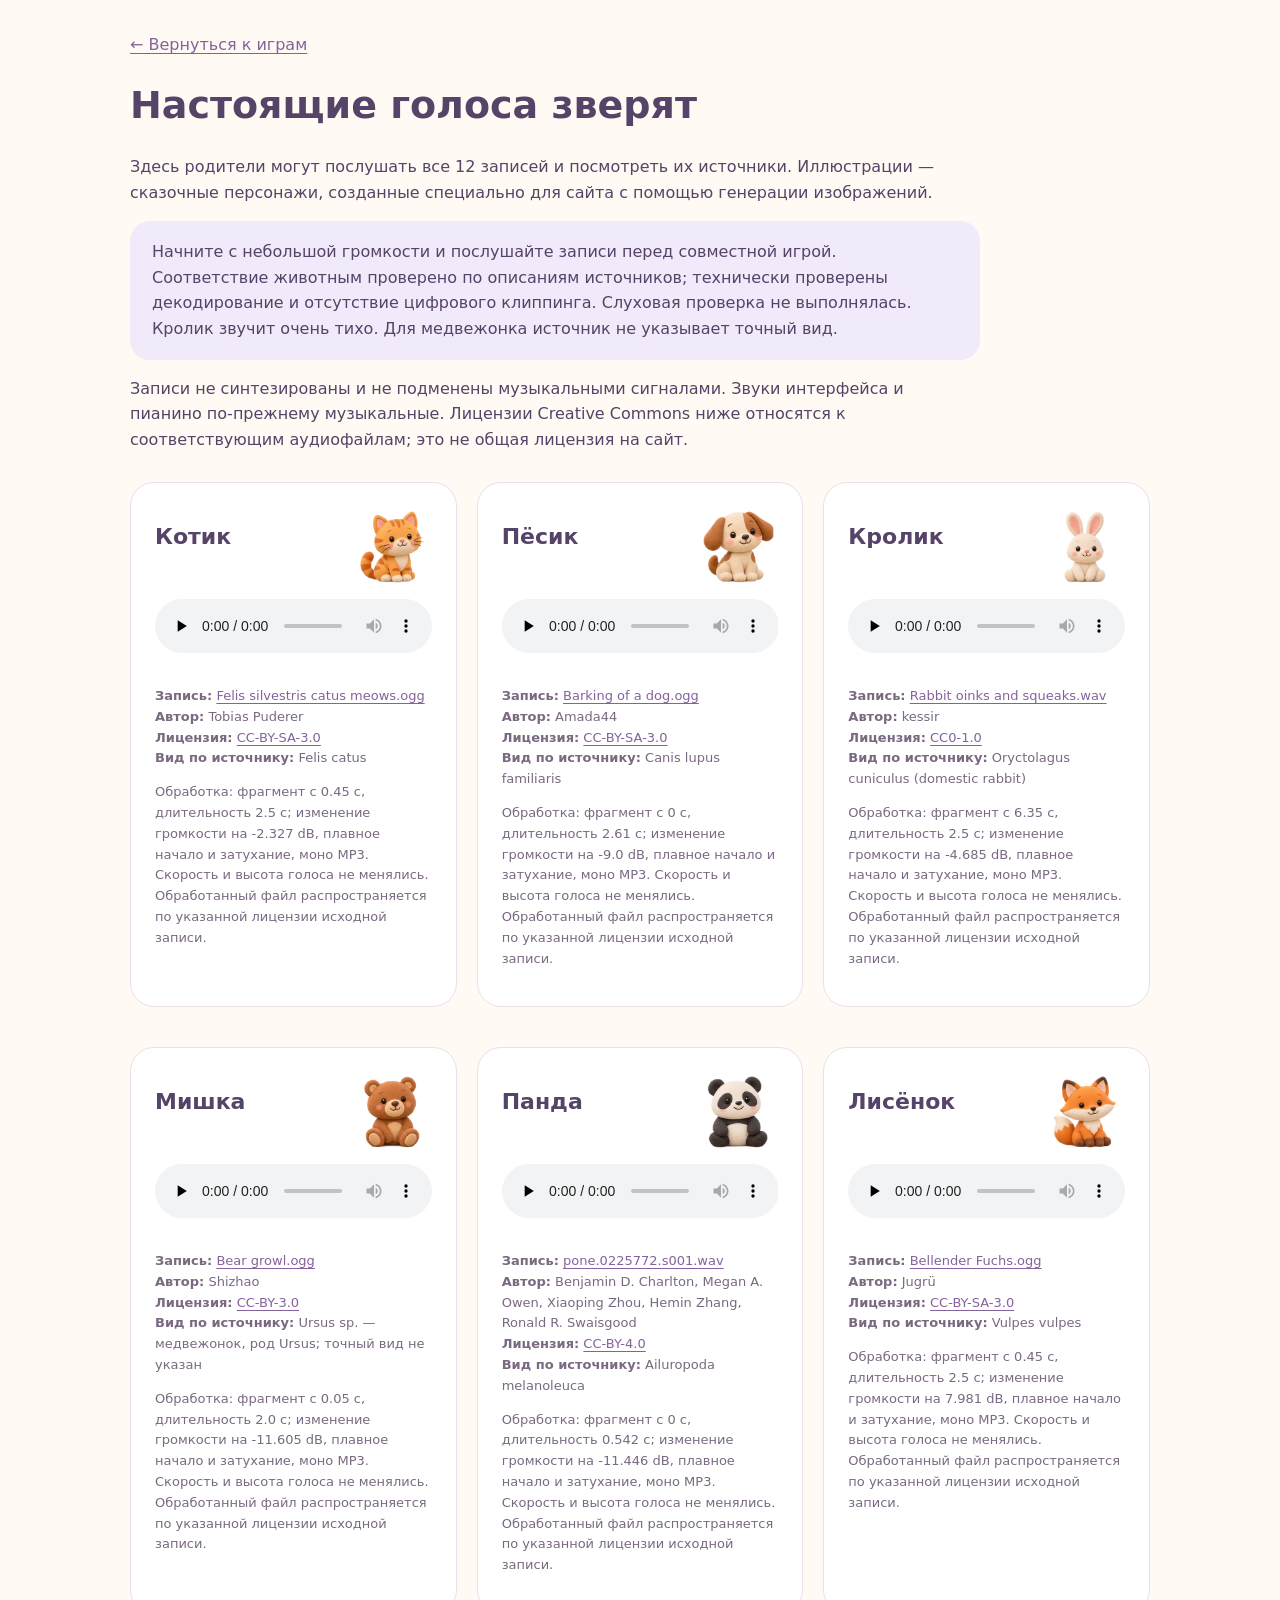
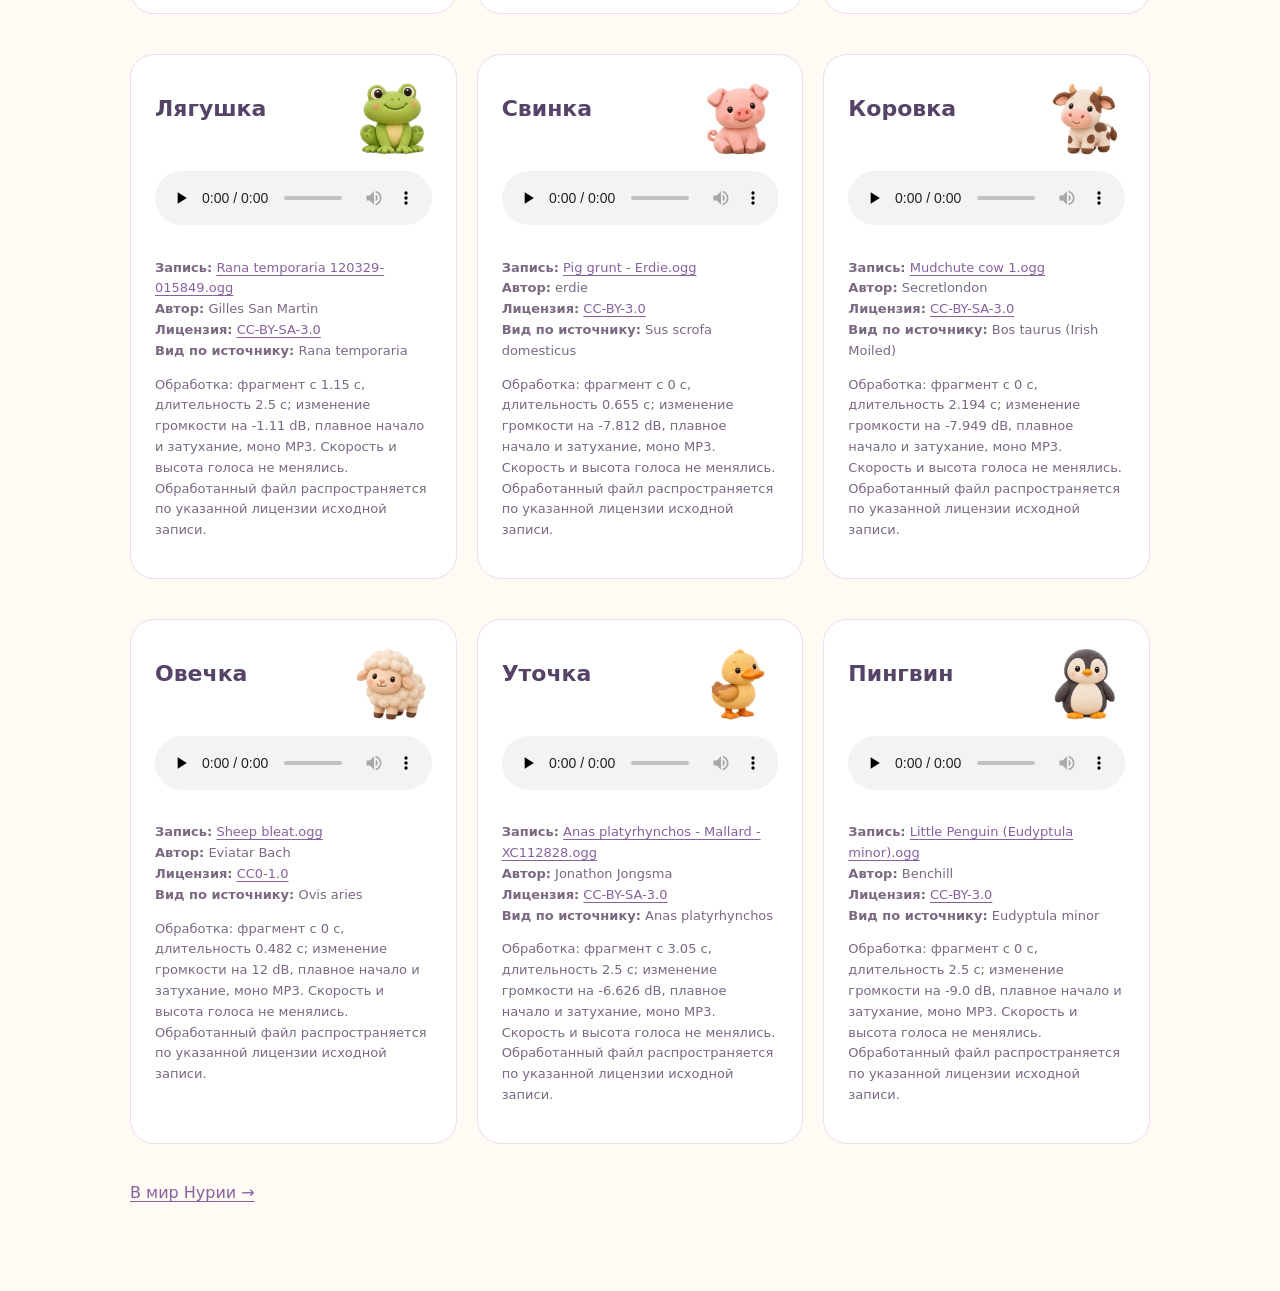
<file: credits.html>
<!doctype html><html lang="ru"><head><meta charset="utf-8"><meta name="viewport" content="width=device-width,initial-scale=1"><title>Голоса зверят — источники и проверка для родителей</title><style>*{box-sizing:border-box}body{margin:0;background:#fffaf3;color:#554368;font:16px/1.6 system-ui,sans-serif}main{max-width:1060px;margin:auto;padding:32px 20px 70px}a{color:#86629d;text-underline-offset:3px}h1{font-size:clamp(25px,5vw,38px);line-height:1.2}header{max-width:850px;margin-bottom:30px}.grid{display:grid;grid-template-columns:repeat(auto-fit,minmax(280px,1fr));gap:20px}article{background:white;border:1px solid #eadfeb;border-radius:24px;padding:24px;margin-bottom:20px}article img{float:right}h2{margin:12px 0;font-size:22px}article p{font-size:13px;color:#7a6981;overflow-wrap:anywhere}audio{max-width:100%;width:100%;margin:12px 0}.note{padding:18px 22px;background:#f1eafa;border-radius:20px}</style></head><body><main><a href="index.html">← Вернуться к играм</a><header><h1>Настоящие голоса зверят</h1><p>Здесь родители могут послушать все 12 записей и посмотреть их источники. Иллюстрации — сказочные персонажи, созданные специально для сайта с помощью генерации изображений.</p><p class="note">Начните с небольшой громкости и послушайте записи перед совместной игрой. Соответствие животным проверено по описаниям источников; технически проверены декодирование и отсутствие цифрового клиппинга. Слуховая проверка не выполнялась. Кролик звучит очень тихо. Для медвежонка источник не указывает точный вид.</p><p>Записи не синтезированы и не подменены музыкальными сигналами. Звуки интерфейса и пианино по-прежнему музыкальные. Лицензии Creative Commons ниже относятся к соответствующим аудиофайлам; это не общая лицензия на сайт.</p></header><div class="grid"><article><img src="assets/images/animals-cat.webp" alt="" width="80" height="80"><h2>Котик</h2><audio controls preload="none" src="assets/audio/cat.mp3" aria-label="Запись: Котик"></audio><p><b>Запись:</b> <a href="https://commons.wikimedia.org/wiki/File:Felis_silvestris_catus_meows.ogg">Felis silvestris catus meows.ogg</a><br><b>Автор:</b> Tobias Puderer<br><b>Лицензия:</b> <a href="https://creativecommons.org/licenses/by-sa/3.0/">CC-BY-SA-3.0</a><br><b>Вид по источнику:</b> Felis catus</p><p>Обработка: фрагмент с 0.45 с, длительность 2.5 с; изменение громкости на -2.327 dB, плавное начало и затухание, моно MP3. Скорость и высота голоса не менялись. Обработанный файл распространяется по указанной лицензии исходной записи.</p></article><article><img src="assets/images/animals-dog.webp" alt="" width="80" height="80"><h2>Пёсик</h2><audio controls preload="none" src="assets/audio/dog.mp3" aria-label="Запись: Пёсик"></audio><p><b>Запись:</b> <a href="https://commons.wikimedia.org/wiki/File:Barking_of_a_dog.ogg">Barking of a dog.ogg</a><br><b>Автор:</b> Amada44<br><b>Лицензия:</b> <a href="https://creativecommons.org/licenses/by-sa/3.0/">CC-BY-SA-3.0</a><br><b>Вид по источнику:</b> Canis lupus familiaris</p><p>Обработка: фрагмент с 0 с, длительность 2.61 с; изменение громкости на -9.0 dB, плавное начало и затухание, моно MP3. Скорость и высота голоса не менялись. Обработанный файл распространяется по указанной лицензии исходной записи.</p></article><article><img src="assets/images/animals-rabbit.webp" alt="" width="80" height="80"><h2>Кролик</h2><audio controls preload="none" src="assets/audio/rabbit.mp3" aria-label="Запись: Кролик"></audio><p><b>Запись:</b> <a href="https://commons.wikimedia.org/wiki/File:Rabbit_oinks_and_squeaks.wav">Rabbit oinks and squeaks.wav</a><br><b>Автор:</b> kessir<br><b>Лицензия:</b> <a href="https://creativecommons.org/publicdomain/zero/1.0/">CC0-1.0</a><br><b>Вид по источнику:</b> Oryctolagus cuniculus (domestic rabbit)</p><p>Обработка: фрагмент с 6.35 с, длительность 2.5 с; изменение громкости на -4.685 dB, плавное начало и затухание, моно MP3. Скорость и высота голоса не менялись. Обработанный файл распространяется по указанной лицензии исходной записи.</p></article><article><img src="assets/images/animals-bear.webp" alt="" width="80" height="80"><h2>Мишка</h2><audio controls preload="none" src="assets/audio/bear.mp3" aria-label="Запись: Мишка"></audio><p><b>Запись:</b> <a href="https://commons.wikimedia.org/wiki/File:Bear_growl.ogg">Bear growl.ogg</a><br><b>Автор:</b> Shizhao<br><b>Лицензия:</b> <a href="https://creativecommons.org/licenses/by/3.0/">CC-BY-3.0</a><br><b>Вид по источнику:</b> Ursus sp. — медвежонок, род Ursus; точный вид не указан</p><p>Обработка: фрагмент с 0.05 с, длительность 2.0 с; изменение громкости на -11.605 dB, плавное начало и затухание, моно MP3. Скорость и высота голоса не менялись. Обработанный файл распространяется по указанной лицензии исходной записи.</p></article><article><img src="assets/images/animals-panda.webp" alt="" width="80" height="80"><h2>Панда</h2><audio controls preload="none" src="assets/audio/panda.mp3" aria-label="Запись: Панда"></audio><p><b>Запись:</b> <a href="https://journals.plos.org/plosone/article?id=10.1371/journal.pone.0225772#pone.0225772.s001">pone.0225772.s001.wav</a><br><b>Автор:</b> Benjamin D. Charlton, Megan A. Owen, Xiaoping Zhou, Hemin Zhang, Ronald R. Swaisgood<br><b>Лицензия:</b> <a href="https://creativecommons.org/licenses/by/4.0/">CC-BY-4.0</a><br><b>Вид по источнику:</b> Ailuropoda melanoleuca</p><p>Обработка: фрагмент с 0 с, длительность 0.542 с; изменение громкости на -11.446 dB, плавное начало и затухание, моно MP3. Скорость и высота голоса не менялись. Обработанный файл распространяется по указанной лицензии исходной записи.</p></article><article><img src="assets/images/animals-fox.webp" alt="" width="80" height="80"><h2>Лисёнок</h2><audio controls preload="none" src="assets/audio/fox.mp3" aria-label="Запись: Лисёнок"></audio><p><b>Запись:</b> <a href="https://commons.wikimedia.org/wiki/File:Bellender_Fuchs.ogg">Bellender Fuchs.ogg</a><br><b>Автор:</b> Jugrü<br><b>Лицензия:</b> <a href="https://creativecommons.org/licenses/by-sa/3.0/">CC-BY-SA-3.0</a><br><b>Вид по источнику:</b> Vulpes vulpes</p><p>Обработка: фрагмент с 0.45 с, длительность 2.5 с; изменение громкости на 7.981 dB, плавное начало и затухание, моно MP3. Скорость и высота голоса не менялись. Обработанный файл распространяется по указанной лицензии исходной записи.</p></article><article><img src="assets/images/animals-frog.webp" alt="" width="80" height="80"><h2>Лягушка</h2><audio controls preload="none" src="assets/audio/frog.mp3" aria-label="Запись: Лягушка"></audio><p><b>Запись:</b> <a href="https://commons.wikimedia.org/wiki/File:Rana_temporaria_120329-015849.ogg">Rana temporaria 120329-015849.ogg</a><br><b>Автор:</b> Gilles San Martin<br><b>Лицензия:</b> <a href="https://creativecommons.org/licenses/by-sa/3.0/">CC-BY-SA-3.0</a><br><b>Вид по источнику:</b> Rana temporaria</p><p>Обработка: фрагмент с 1.15 с, длительность 2.5 с; изменение громкости на -1.11 dB, плавное начало и затухание, моно MP3. Скорость и высота голоса не менялись. Обработанный файл распространяется по указанной лицензии исходной записи.</p></article><article><img src="assets/images/animals-pig.webp" alt="" width="80" height="80"><h2>Свинка</h2><audio controls preload="none" src="assets/audio/pig.mp3" aria-label="Запись: Свинка"></audio><p><b>Запись:</b> <a href="https://commons.wikimedia.org/wiki/File:Pig_grunt_-_Erdie.ogg">Pig grunt - Erdie.ogg</a><br><b>Автор:</b> erdie<br><b>Лицензия:</b> <a href="https://creativecommons.org/licenses/by/3.0/">CC-BY-3.0</a><br><b>Вид по источнику:</b> Sus scrofa domesticus</p><p>Обработка: фрагмент с 0 с, длительность 0.655 с; изменение громкости на -7.812 dB, плавное начало и затухание, моно MP3. Скорость и высота голоса не менялись. Обработанный файл распространяется по указанной лицензии исходной записи.</p></article><article><img src="assets/images/animals-cow.webp" alt="" width="80" height="80"><h2>Коровка</h2><audio controls preload="none" src="assets/audio/cow.mp3" aria-label="Запись: Коровка"></audio><p><b>Запись:</b> <a href="https://commons.wikimedia.org/wiki/File:Mudchute_cow_1.ogg">Mudchute cow 1.ogg</a><br><b>Автор:</b> Secretlondon<br><b>Лицензия:</b> <a href="https://creativecommons.org/licenses/by-sa/3.0/">CC-BY-SA-3.0</a><br><b>Вид по источнику:</b> Bos taurus (Irish Moiled)</p><p>Обработка: фрагмент с 0 с, длительность 2.194 с; изменение громкости на -7.949 dB, плавное начало и затухание, моно MP3. Скорость и высота голоса не менялись. Обработанный файл распространяется по указанной лицензии исходной записи.</p></article><article><img src="assets/images/animals-sheep.webp" alt="" width="80" height="80"><h2>Овечка</h2><audio controls preload="none" src="assets/audio/sheep.mp3" aria-label="Запись: Овечка"></audio><p><b>Запись:</b> <a href="https://commons.wikimedia.org/wiki/File:Sheep_bleat.ogg">Sheep bleat.ogg</a><br><b>Автор:</b> Eviatar Bach<br><b>Лицензия:</b> <a href="https://creativecommons.org/publicdomain/zero/1.0/">CC0-1.0</a><br><b>Вид по источнику:</b> Ovis aries</p><p>Обработка: фрагмент с 0 с, длительность 0.482 с; изменение громкости на 12 dB, плавное начало и затухание, моно MP3. Скорость и высота голоса не менялись. Обработанный файл распространяется по указанной лицензии исходной записи.</p></article><article><img src="assets/images/animals-duck.webp" alt="" width="80" height="80"><h2>Уточка</h2><audio controls preload="none" src="assets/audio/duck.mp3" aria-label="Запись: Уточка"></audio><p><b>Запись:</b> <a href="https://commons.wikimedia.org/wiki/File:Anas_platyrhynchos_-_Mallard_-_XC112828.ogg">Anas platyrhynchos - Mallard - XC112828.ogg</a><br><b>Автор:</b> Jonathon Jongsma<br><b>Лицензия:</b> <a href="https://creativecommons.org/licenses/by-sa/3.0/">CC-BY-SA-3.0</a><br><b>Вид по источнику:</b> Anas platyrhynchos</p><p>Обработка: фрагмент с 3.05 с, длительность 2.5 с; изменение громкости на -6.626 dB, плавное начало и затухание, моно MP3. Скорость и высота голоса не менялись. Обработанный файл распространяется по указанной лицензии исходной записи.</p></article><article><img src="assets/images/animals-penguin.webp" alt="" width="80" height="80"><h2>Пингвин</h2><audio controls preload="none" src="assets/audio/penguin.mp3" aria-label="Запись: Пингвин"></audio><p><b>Запись:</b> <a href="https://commons.wikimedia.org/wiki/File:Little_Penguin_%28Eudyptula_minor%29.ogg">Little Penguin (Eudyptula minor).ogg</a><br><b>Автор:</b> Benchill<br><b>Лицензия:</b> <a href="https://creativecommons.org/licenses/by/3.0/">CC-BY-3.0</a><br><b>Вид по источнику:</b> Eudyptula minor</p><p>Обработка: фрагмент с 0 с, длительность 2.5 с; изменение громкости на -9.0 dB, плавное начало и затухание, моно MP3. Скорость и высота голоса не менялись. Обработанный файл распространяется по указанной лицензии исходной записи.</p></article></div><p><a href="index.html">В мир Нурии →</a></p></main><script>document.addEventListener('play',function(e){if(e.target.tagName==='AUDIO')document.querySelectorAll('audio').forEach(function(a){if(a!==e.target)a.pause()})},true);</script></body></html>
</file>
<file: assets/drawing.css>
/* A quiet little art studio, sized for small hands. */
.tile[data-game="drawing"] { grid-column:1/-1; display:grid; grid-template-columns:100px 1fr; grid-template-rows:auto auto; gap:0 20px; padding:18px 32px; min-height:126px; text-align:left; }
.tile[data-game="drawing"] .em { grid-row:1/3; margin:0; }
.tile[data-game="drawing"] .lbl { justify-self:start; align-self:end; font-size:22px; }
.tile[data-game="drawing"] .tile-sub { justify-self:start; align-self:start; font-size:13px; margin-top:8px; }
#scr-drawing { padding-top:8px; }
.drawing-room { width:100%; max-width:880px; margin:0 auto; --brush-color:#e76b9b; }
.draw-tools { background:#fffdfb; border:3px solid white; border-radius:28px; padding:18px 24px 16px; box-shadow:0 5px 0 #eee2ea; margin-bottom:22px; }
.draw-tool-heading { display:flex; justify-content:space-between; gap:12px; color:#816c8d; font-size:13px; font-weight:750; margin-bottom:12px; }
#drawColorName { color:#9a7c95; }
.draw-palette { display:flex; flex-wrap:wrap; gap:12px; }
.draw-swatch { position:relative; display:grid; place-items:center; width:48px; height:48px; padding:0; border:4px solid white; border-radius:50%; cursor:pointer; background:var(--swatch); box-shadow:0 3px 0 #68557525,inset 0 -3px 0 #0000000d; -webkit-appearance:none; }
.draw-swatch[aria-pressed="true"] { outline:3px solid #80618f; outline-offset:2px; }
.draw-swatch[aria-pressed="true"]::after { content:'✓'; font-size:22px; font-weight:900; color:var(--check,#fff); text-shadow:0 1px 2px #0003; }
.draw-swatch:active { transform:scale(.92); }
.draw-brush-row { display:flex; flex-wrap:wrap; align-items:center; gap:16px; margin-top:18px; color:#816c8d; font-size:13px; font-weight:700; }
.draw-sizes { display:flex; align-items:center; gap:9px; }
.draw-size { display:grid; place-items:center; min-width:52px; height:48px; padding:0; border:2px solid #eee4f0; border-radius:15px; background:#faf6fc; cursor:pointer; }
.draw-size i { width:var(--size); height:var(--size); border-radius:50%; background:var(--brush-color); pointer-events:none; }
.draw-size[aria-pressed="true"] { border-color:#a27cb5; background:#f2e8f8; box-shadow:0 2px 0 #d8c3e2; }
.draw-size-name { font-size:12px; color:#9b839f; }
.draw-paper { position:relative; border:8px solid white; background:white; border-radius:25px; overflow:hidden; box-shadow:0 6px 0 #eadfea,0 12px 28px #82638410; }
#drawCanvas { width:100%; height:auto; aspect-ratio:4/3; display:block; background:#fff; touch-action:none; cursor:crosshair; -webkit-user-select:none; user-select:none; -webkit-touch-callout:none; }
.draw-hint { position:absolute; inset:0; display:flex; align-items:center; justify-content:center; flex-direction:column; gap:10px; color:#c3b0c6; pointer-events:none; text-align:center; padding:15px; }
.draw-hint img { opacity:.6; object-fit:contain; }
.draw-hint span { font-size:18px; font-weight:750; }
.draw-hint small { font-size:13px; }
.draw-hint[hidden] { display:none; }
.draw-actions { display:flex; flex-wrap:wrap; justify-content:space-between; gap:10px; margin-top:19px; }
.draw-actions button,.draw-dialog button { font:inherit; font-weight:750; font-size:13px; min-height:48px; border:2px solid white; border-radius:16px; padding:10px 18px; background:#eee7f7; color:#806390; box-shadow:0 3px 0 #dfd2e9; cursor:pointer; }
.draw-actions button span { margin-right:5px; font-size:22px; vertical-align:middle; }
#drawClear { background:#f9e9e3; color:#aa7b76; box-shadow:0 3px 0 #ecd6d1; }
.draw-actions button:disabled { opacity:.45; cursor:default; box-shadow:none; }
.draw-note { color:#a38ea4; font-size:11px; text-align:center; margin:20px 0 0; }
.draw-dialog { width:min(410px,calc(100% - 32px)); max-height:calc(100dvh - 40px); overflow:auto; padding:28px; border:4px solid white; border-radius:28px; color:#645071; background:#fffaf5; box-shadow:0 20px 70px #59406833; }
.draw-dialog::backdrop { background:#54405f66; backdrop-filter:blur(3px); }
.draw-dialog h2 { font-size:23px; line-height:1.25; margin:0 0 10px; }
.draw-dialog p { color:#a18c9d; font-size:14px; margin:0 0 23px; }
.draw-dialog div { display:flex; flex-wrap:wrap; gap:12px; }
#drawConfirm { background:#f5e1e8; }
@media(max-width:600px) {
  #scr-drawing { padding-top:4px; }
  .tile[data-game="drawing"] { grid-template-columns:82px 1fr; gap:0 10px; min-height:120px; padding:12px 18px; }
  .tile[data-game="drawing"] .em { width:82px; height:82px; }
  .tile[data-game="drawing"] .lbl { font-size:19px; }
  .tile[data-game="drawing"] .tile-sub { font-size:11px; line-height:1.5; }
  .draw-tools { padding:15px 13px; border-radius:23px; margin-bottom:18px; }
  .draw-palette { display:grid; grid-template-columns:repeat(5,1fr); justify-items:center; gap:12px 5px; }
  .draw-swatch { width:44px; height:44px; }
  .draw-brush-row { gap:10px; margin-top:17px; }
  .draw-size { min-width:44px; height:44px; border-radius:13px; }
  .draw-sizes { gap:7px; }
  .draw-size-name { font-size:10px; }
  .draw-paper { border-width:6px; border-radius:20px; }
  .draw-hint img { width:55px; height:55px; }
  .draw-hint span { font-size:14px; }
  .draw-hint small { font-size:11px; }
  .draw-actions button { font-size:11px; padding:8px 12px; }
  .draw-actions { margin-top:16px; }
}
</file>
